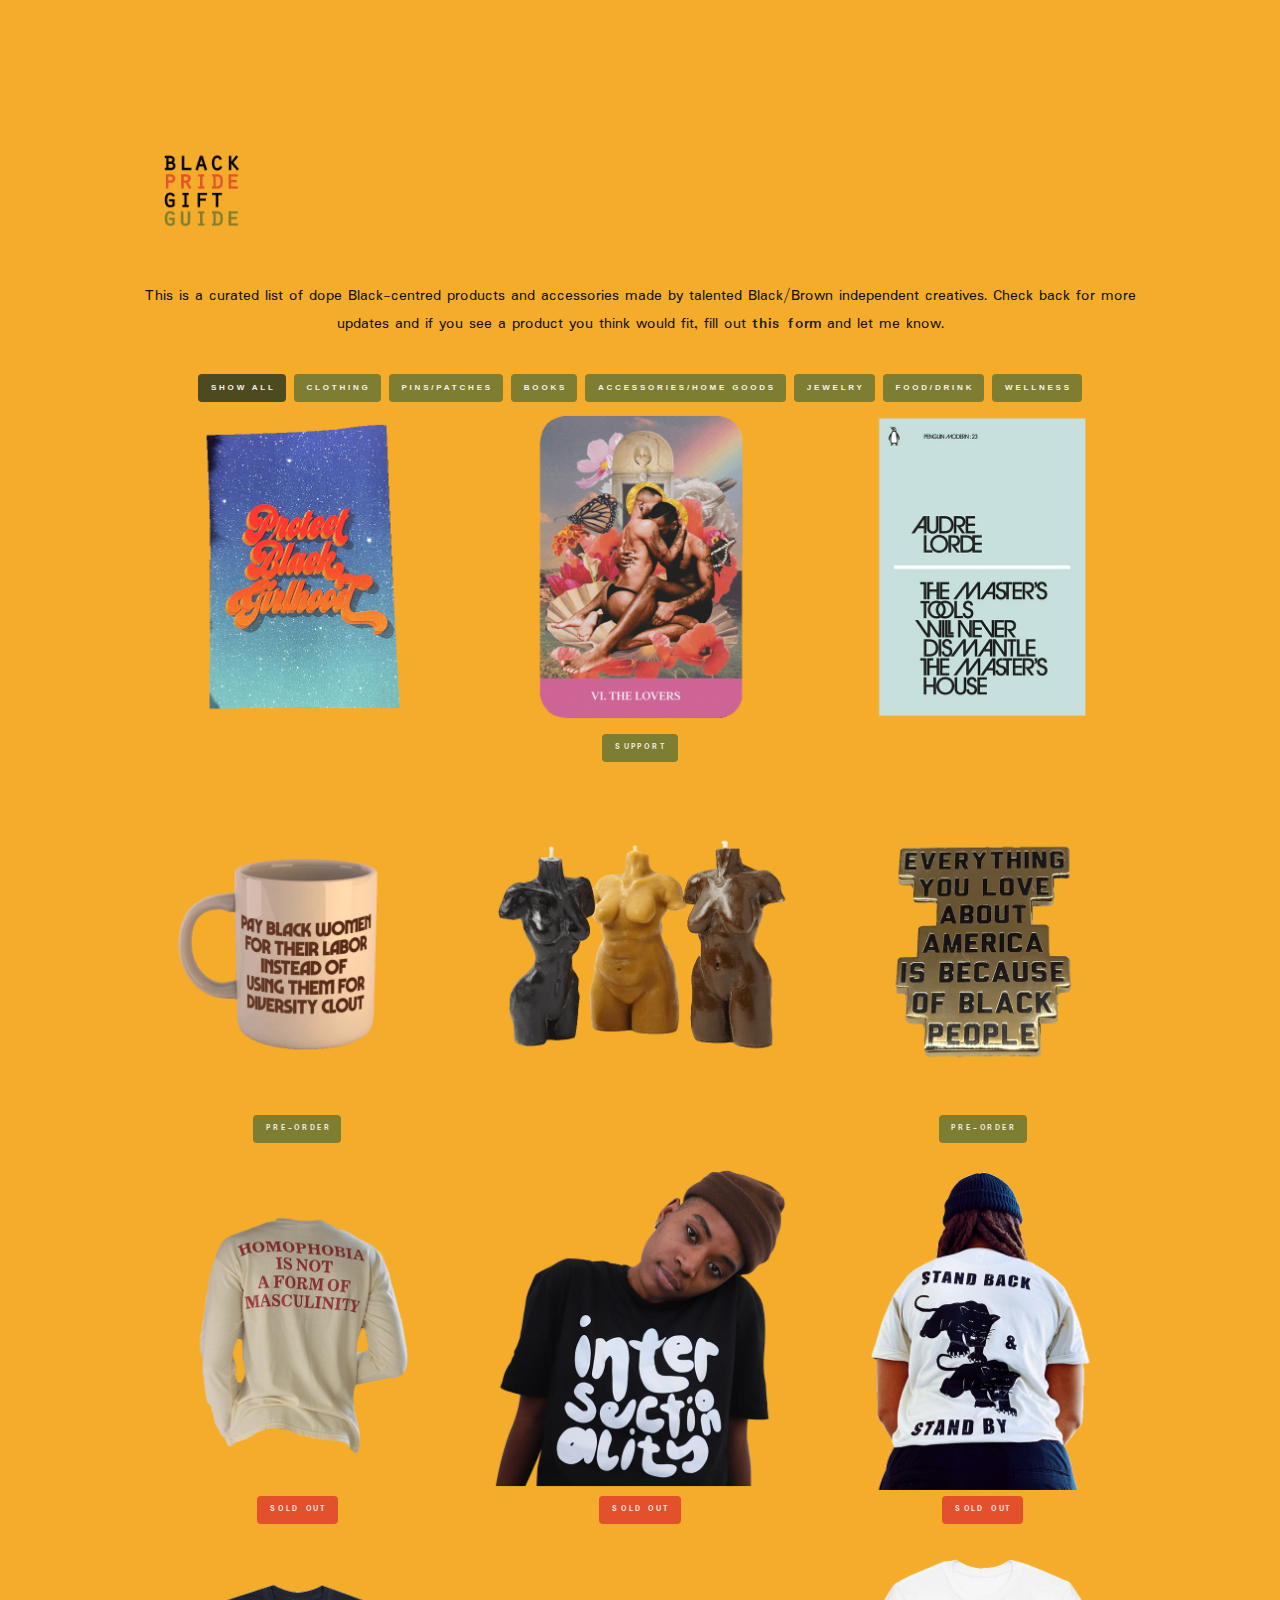
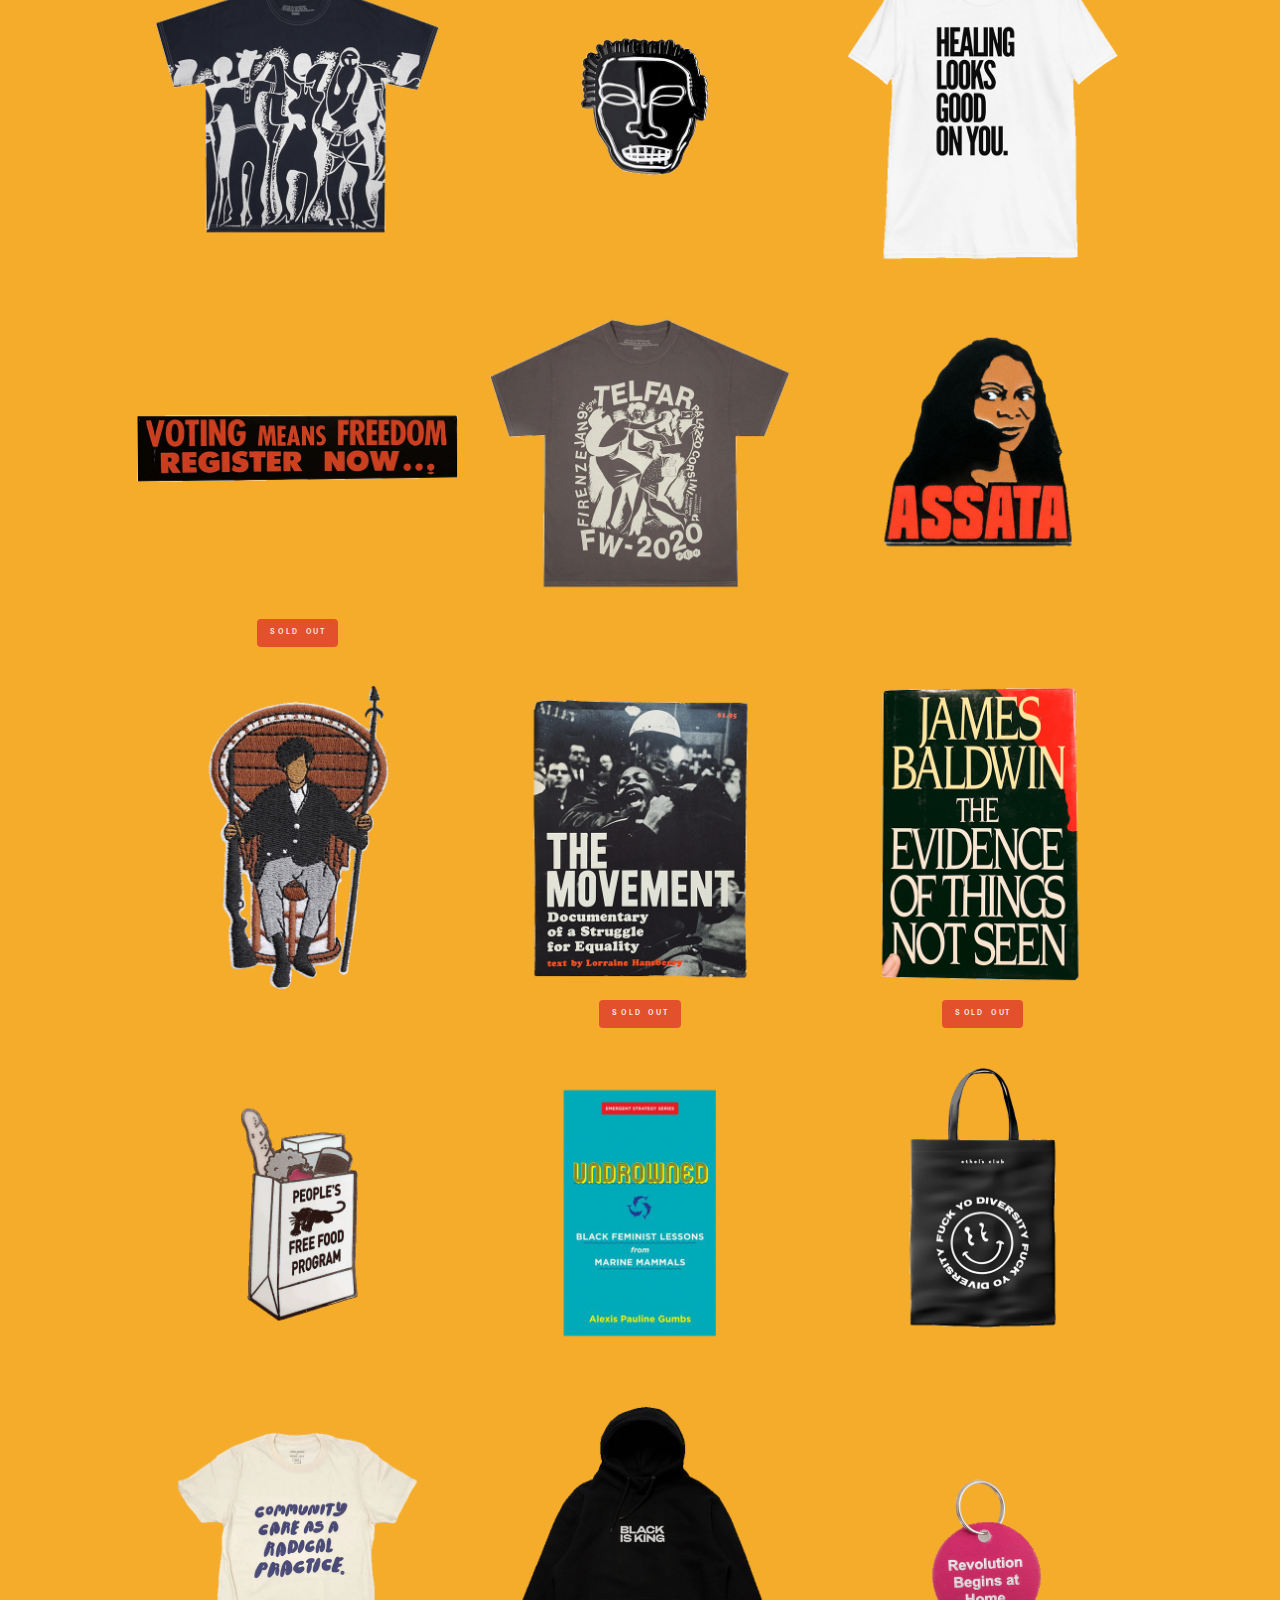
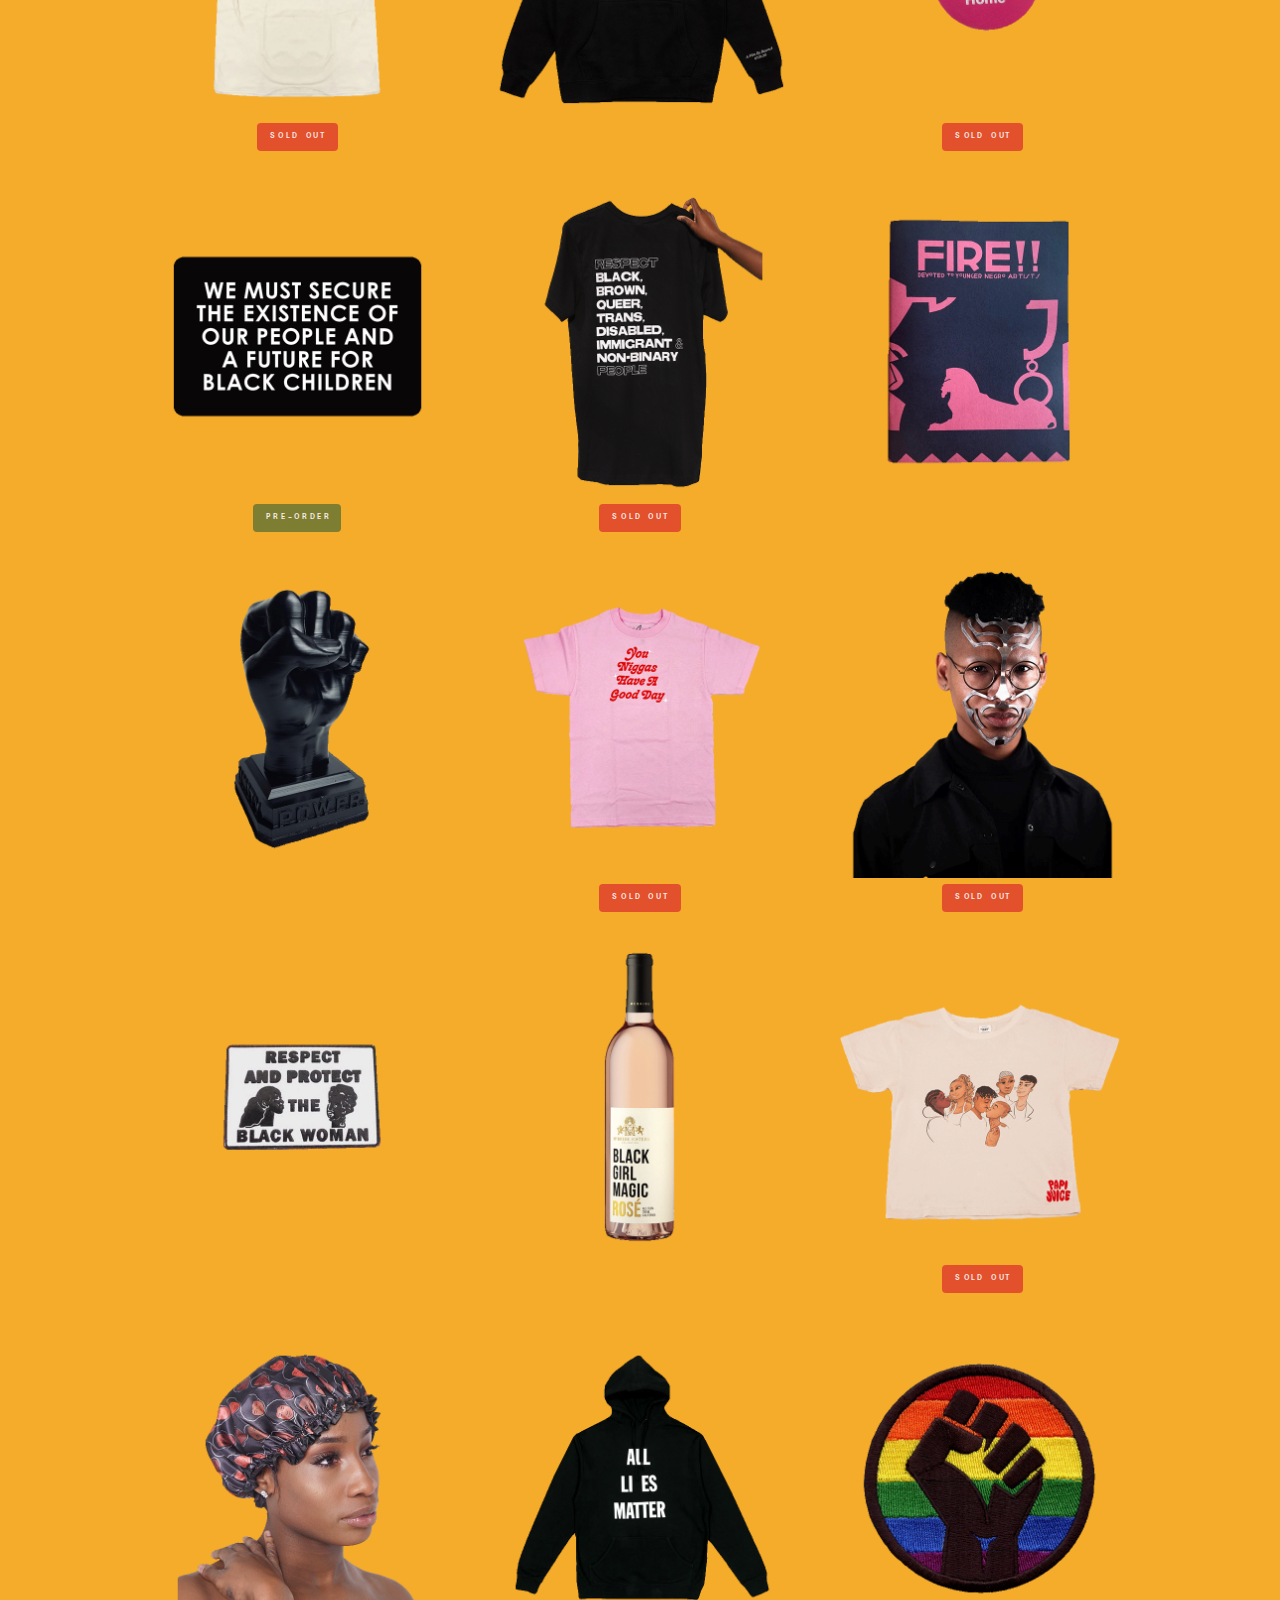
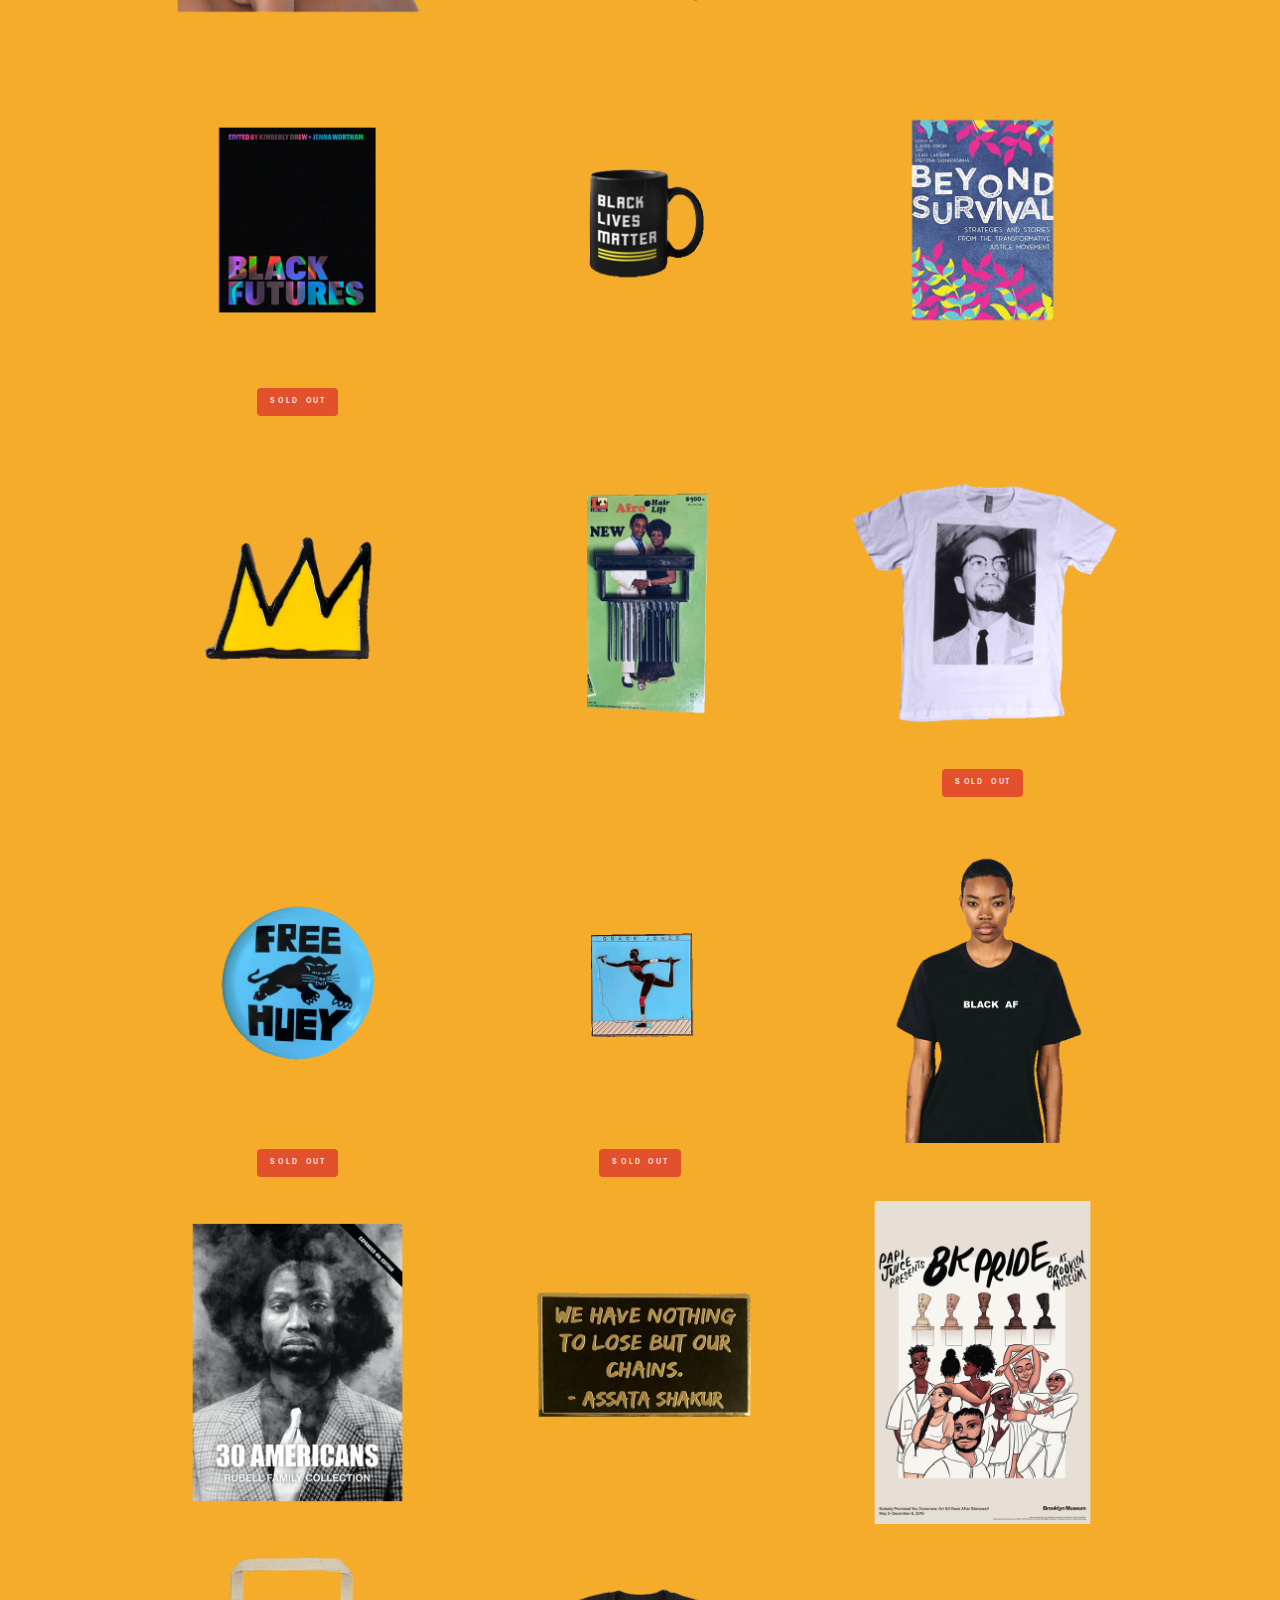
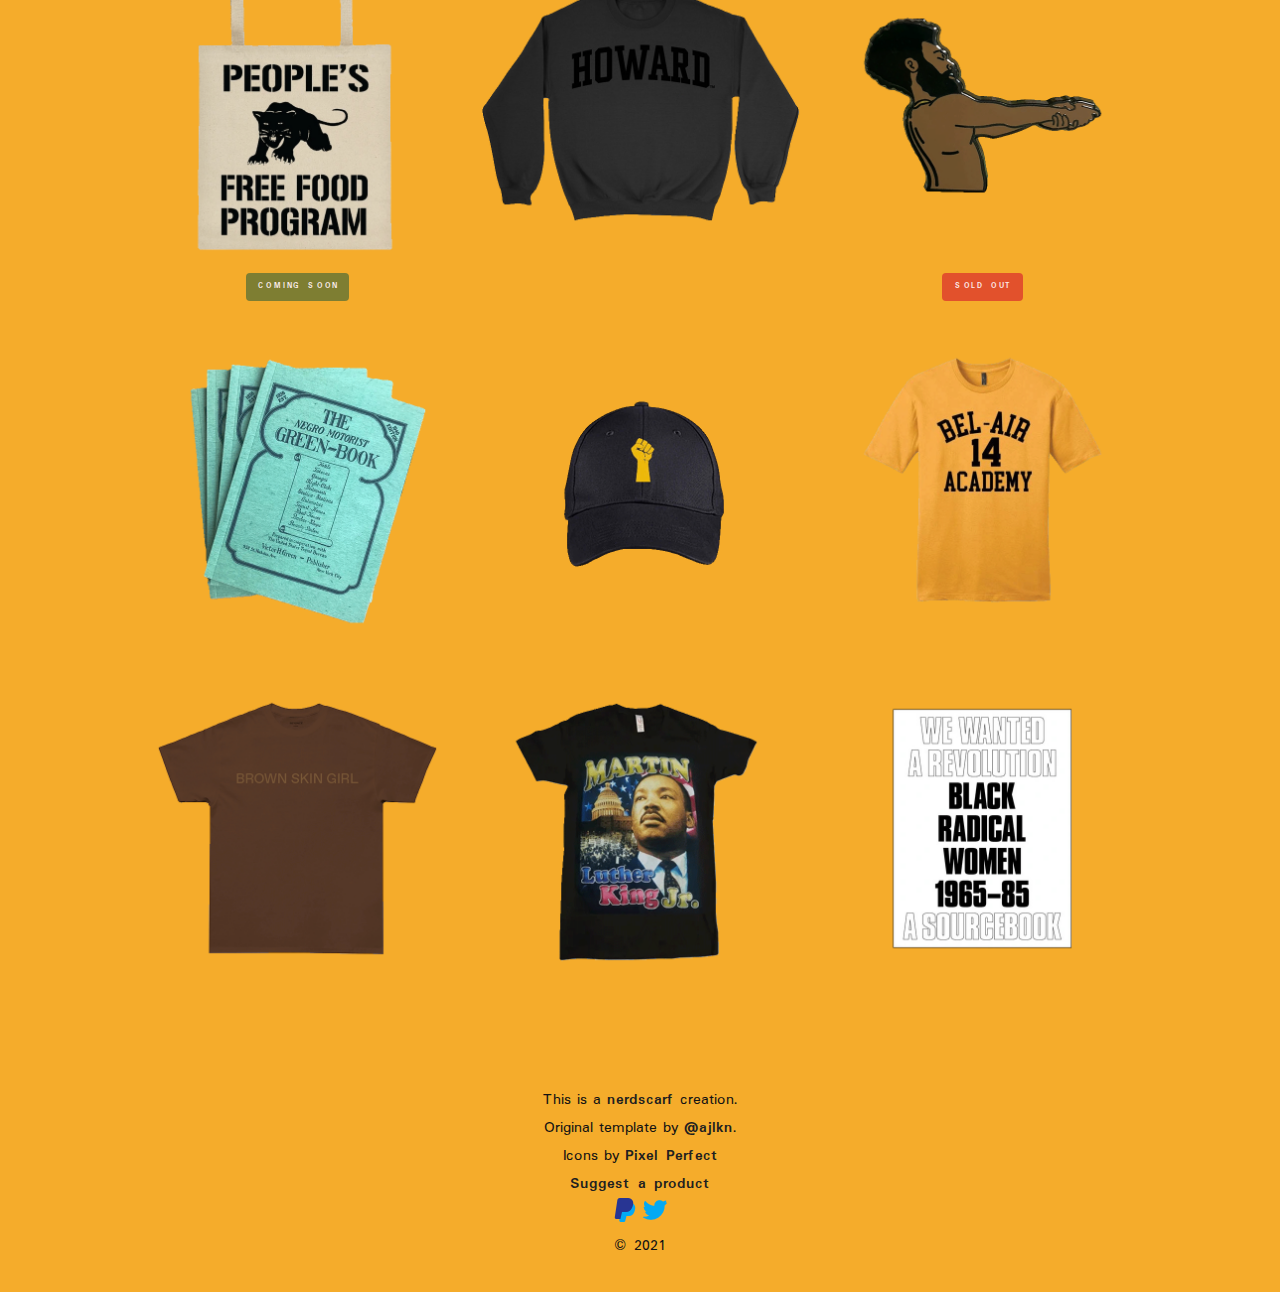
<file: index.html>
<!DOCTYPE HTML>
<html>
	<head>
		<title>Black Pride Gift Guide</title>
		<meta charset="utf-8" />
		<meta name="viewport" content="width=device-width, initial-scale=1, user-scalable=no" />
		<link rel="stylesheet" href="assets/css/main.css" />
		<noscript><link rel="stylesheet" href="assets/css/noscript.css" /></noscript>
		
	</head>
	<body class="is-preload">
		<!-- Wrapper -->
			<div id="wrapper">

				<!-- Header -->
					<header id="header">
						<div class="inner">

							<!-- Logo -->
								<a href="index.html" class="logo">
									<span class="symbol"><img src="images/Logo.png" alt="Black Pride Gift Guide Logo" /></span>
								</a>

						</div>
					</header>


				<!-- Main -->
					<div id="main">
						<div class="inner">
							<header>
								<p>This is a curated list of dope Black-centred products and accessories made by talented Black/Brown independent creatives. Check back for more updates and if you see a product you think would fit, fill out <a href="https://forms.gle/wW9VSuTfSqN5BeG76" target="_blank" rel="noopener noreferrer">this form</a> and let me know.
							</p>
							



							<div id="filtContainer">
								<button class="button primary small active" data-filter="all"> Show all</button>
							<!-- <button class="button primary small instock"> In Stock</button> -->
								<button class="button primary small" data-filter="clothing"> Clothing</button>
								<button class="button primary small" data-filter="pin-patch"> Pins/Patches</button>
								<button class="button primary small" data-filter="book"> Books</button>
								<button class="button primary small" data-filter="accessory"> Accessories/Home Goods</button>
								<button class="button primary small" data-filter="jewelry"> Jewelry</button>
								<button class="button primary small" data-filter="food"> Food/Drink</button>
								<button class="button primary small" data-filter="wellness"> Wellness</button>
							  </div>

							</header>


							<section class="tiles">
								<article class="product accessory">
									<span class="image">
										<img src="images/ProtectBlackGirlhood.png" alt="Protect Black Girlhood Poster" />
									</span>
									<a href="https://browniepointsforyou.com/collections/black-history-month/products/protect-black-girlhood-poster-print?variant=18627245342793" target="_blank" rel="noopener noreferrer">
										<div class="content">
										</div>
									</a>
								</article>
								<article class="product accessory">
									<span class="image">
										<img src="images/BlackQueerTarot.png" alt="The Black Queer Tarot " />
									</span>
									<a href="https://www.indiegogo.com/projects/the-black-queer-tarot#/" target="_blank" rel="noopener noreferrer">
										<div class="content">
											<div class="lable-btns">
											<a href="#" class="button primary small coming-soon">Support</a>
											</div>
										</div>
									</a>
								</article>
								<article class="product book">
									<span class="image">
										<img src="images/TheMastersTools.png" alt="The Master's Tools Will Never Dismantle the Master's House " />
									</span>
									<a href="https://blackandbeech.com/collections/feminist-merch/products/the-masters-tools-will-never-dismantle-the-masters-house-penguin-modern-audre-lourde" target="_blank" rel="noopener noreferrer">
										<div class="content">
										</div>
									</a>
								</article>
								<article class="product accessory">
									<span class="image">
										<img src="images/PayBlkWomenMug.png" alt="Pay Black Women for Their Labor Mug" />
									</span>
									<a href="https://browniepointsforyou.com/collections/black-history-month/products/pay-black-women-for-their-labor-mug" target="_blank" rel="noopener noreferrer">
										<div class="content">
											<div class="lable-btns">
											<a href="#" class="button primary small pre-order">Pre-Order</a>
											</div>
										</div>
									</a>
								</article>
								<article class="product accessory">
									<span class="image">
										<img src="images/Goddess.png" alt="Goddess Figure Candle" />
									</span>
									<a href="https://www.uncommongoods.com/product/goddess-figure-candle" target="_blank" rel="noopener noreferrer">
										<div class="content">
										</div>
									</a>
								</article>
								<article class="product pin-patch">
									<span class="image">
										<img src="images/EverythingIsBlk.png" alt="Everything You Love About America Pin" />
									</span>
									<a href="https://thesilverroom.com/products/everything-you-love-about-america-pin" target="_blank" rel="noopener noreferrer">
										<div class="content">
											<div class="lable-btns">
												<a href="#" class="button primary small pre-order">Pre-Order</a>
											</div>
										</div>
									</a>
								</article>
								<article class="product clothing">
									<span class="image">
										<img src="images/Homophobia.png" alt="Homophobia Free Zone T-Shirt" />
									</span>
									<a href="https://www.upperdownunder.com/shop/1utupkhc8czrqimg1mlnk66n97xked" target="_blank" rel="noopener noreferrer">
										<div class="content">
											<div class="lable-btns">
											<a href="#" class="button primary small sold-out">Sold Out</a>
											</div>
										</div>
									</a>
								</article>
								<article class="product clothing">
									<span class="image">
										<img src="images/Intersectionality.png" alt="" />
									</span>
									<a href="https://www.hillfoxclub.com/shop/p/wl2taa5r66ynn2xqrk03q234gc3cxy" target="_blank" rel="noopener noreferrer">
										<div class="content">
											<div class="lable-btns">
											<a href="#" class="button primary small sold-out">Sold Out</a>
										</div>
										</div>
									</a>
								</article>
								<article class="product clothing">
									<span class="image">
										<img src="images/StndBckStndBy.png" alt="" />
									</span>
									<a href="https://jaykatelansky.com/Stand-Back-and-Stand-By-T-Shirts" target="_blank" rel="noopener noreferrer">
										<div class="content">
											<div class="lable-btns">
											<a href="#" class="button primary small sold-out">Sold Out</a>
										</div>
										</div>
									</a>
								</article>
								<article class="product clothing">
									<span class="image">
										<img src="images/TelfarDance.png" alt="" />
									</span>
									<a href="https://shop.telfar.net/collections/apparel/products/dance-t-shirt-off-black" target="_blank" rel="noopener noreferrer">
										<div class="content">
											<div class="lable-btns">
										</div>
										</div>
									</a>
								</article>
								<article class="product pin-patch">
									<span class="image">
										<img src="images/PTB.png" alt="" />
									</span>
									<a href="https://www.pintrill.com/collections/jean-michel-basquiat/products/jean-michel-basquiat-head-pin" target="_blank" rel="noopener noreferrer">
										<div class="content">
											<div class="lable-btns">
										</div>
										</div>
									</a>
								</article>
								<article class="product clothing">
									<span class="image">
										<img src="images/HealingTee.png" alt="" />
									</span>
									<a href="https://freetobeblack.com/collections/apparel/products/healing-tee" target="_blank" rel="noopener noreferrer">
										<div class="content">
										</div>
									</a>
								</article>
								<article class="product accessory">
									<span class="image">
										<img src="images/BumperSticker.png" alt="" />
									</span>
									<a href="https://www.blkmktvintage.com/collections/frontpage/products/vintage-voter-registration-bumper-sticker-mississippi-1971" target="_blank" rel="noopener noreferrer">
										<div class="content">
											<div class="lable-btns">
												<a href="#" class="button primary small sold-out">Sold Out</a>
											</div>
										</div>
									</a>
								</article>
								<article class="product clothing">
									<span class="image">
										<img src="images/TelfarFW20.png" alt="" />
									</span>
									<a href="https://shop.telfar.net/collections/apparel/products/fw20-t-shirt" target="_blank" rel="noopener noreferrer">
										<div class="content">
										</div>
									</a>
								</article>
								<article class="product pin-patch">
									<span class="image">
										<img src="images/Assata.png" alt="" />
									</span>
									<a href="https://www.kingpinz.co/products/assata-lapel-pin" target="_blank" rel="noopener noreferrer">
										<div class="content">
										</div>
									</a>
								</article>								
								<article class="product pin-patch">
									<span class="image">
										<img src="images/HPNPin.png" alt="" />
									</span>
									<a href="https://www.radicaldreams.net/collections/patches/products/huey-p-newton-patch" target="_blank" rel="noopener noreferrer">
										<div class="content">
										</div>
									</a>
								</article>
								<article class="product book">
									<span class="image">
										<img src="images/TheMovementDoc.png" alt="" />
									</span>
									<a href="https://www.blkmktvintage.com/collections/frontpage/products/copy-of-vintage-rare-softcover-the-movement-documentary-of-a-struggle-for-equality-by-lorraine-hansberry-first-edition-1964" target="_blank" rel="noopener noreferrer">
										<div class="content">
											<div class="lable-btns">
												<a href="#" class="button primary small sold-out">Sold Out</a>
											</div>
										</div>
									</a>
								</article>
								<article class="product book">
									<span class="image">
										<img src="images/JamesBaldwin.png" alt="" />
									</span>
									<a href="https://www.blkmktvintage.com/collections/frontpage/products/vintage-signed-hardcover-the-evidence-of-things-not-seen-by-james-baldwin-1985" target="_blank" rel="noopener noreferrer">
										<div class="content">
											<div class="lable-btns">
												<a href="#" class="button primary small sold-out clothing">Sold Out</a>
											</div>
										</div>
									</a>
								</article>
								<article class="product pin-patch">
									<span class="image">
										<img src="images/PFFPPin.png" alt="" />
									</span>
									<a href="https://www.haveitalllifestyle.com/product/only-we-can-save-us" target="_blank" rel="noopener noreferrer">
										<div class="content">
										</div>
									</a>
								</article>
								<article class="product book">
									<span class="image">
										<img src="images/Undrowned.png" alt="" />
									</span>
									<a href="https://www.akpress.org/undrowned.html" target="_blank" rel="noopener noreferrer">
										<div class="content">
										</div>
									</a>
								</article>
								<article class="product accessory">
									<span class="image">
										<img src="images/FYDTote.png" alt="" />
									</span>
									<a href="https://shop.ethelsclub.com/collections/black-owned-brands/products/fuck-yo-diversity-tote" target="_blank" rel="noopener noreferrer">
										<div class="content">
										</div>
									</a>
								</article>
								<article class="product clothing">
									<span class="image">
										<img src="images/CCShirt.png" alt="" />
									</span>
									<a href="https://shop.ethelsclub.com/collections/tops/products/ethels-club-community-care-as-a-radical-practice-t-shirt" target="_blank" rel="noopener noreferrer">
										<div class="content">
											<div class="lable-btns">
												<a href="#" class="button primary small sold-out">Sold Out</a>
											</div>
										</div>
									</a>
								</article>
								<article class="product clothing">
									<span class="image">
										<img src="images/BIK.png" alt="" />
									</span>
									<a href="https://shop.beyonce.com/collections/home/products/bik-black-hoodie" target="_blank" rel="noopener noreferrer">
										<div class="content">
										</div>
									</a>
								</article>
								<article class="product accessory">
									<span class="image">
										<img src="images/RevAtHome.png" alt="" />
									</span>
									<a href="https://blackandbeech.com/collections/feminist-accessories/products/revolution-begins-at-home-keyring" target="_blank" rel="noopener noreferrer">
										<div class="content">
											<div class="lable-btns">
												<a href="#" class="button primary small sold-out">Sold Out</a>
											</div>
										</div>
									</a>
								</article>
								<article class="product pin-patch">
									<span class="image">
										<img src="images/OUR14WORDS.png" alt="" />
									</span>
									<a href="https://shop.nerdscarf.com" target="_blank" rel="noopener noreferrer">
										<div class="content">
											<div class="lable-btns">
												<a href="#" class="button primary small pre-order">Pre-Order</a>
											</div>
										</div>
									</a>
								</article>
								<article class="product clothing">
									<span class="image">
										<img src="images/Respect.png" alt="" />
									</span>
									<a href="https://www.hillfoxclub.com/shop/p/93b42hjkex3ynf06oqlqoq4v4iu7o2" target="_blank" rel="noopener noreferrer">
										<div class="content">
											<div class="lable-btns">
												<a href="#" class="button primary small sold-out">Sold Out</a>
											</div>
										</div>
									</a>
								</article>
								<article class="product book">
									<span class="image">
										<img src="images/Fire.png" alt="" />
									</span>
									<a href="https://schomburgshop.com/collections/frontpage/products/fire-devoted-to-the-younger-negro-artists" target="_blank" rel="noopener noreferrer">
										<div class="content">
										</div>
									</a>
								</article>
								<article class="product accessory">
									<span class="image">
										<img src="images/PowerFist.png" alt="" />
									</span>
									<a href="https://www.etsy.com/listing/864000120/black-pride-black-power-fist-miniature?ga_order=most_relevant&ga_search_type=all&ga_view_type=gallery&ga_search_query=black+pride&ref=sr_gallery-1-2&frs=1&cns=1" target="_blank" rel="noopener noreferrer">
										<div class="content">
										</div>
									</a>
								</article>
								<article class="product clothing">
									<span class="image">
										<img src="images/YNHAGD.png" alt="" />
									</span>
									<a href="https://shop.ethelsclub.com/collections/tops/products/you-niggas-have-a-good-day-t-shirt" target="_blank" rel="noopener noreferrer">
										<div class="content">
											<div class="lable-btns">
											<a href="#" class="button primary small sold-out">Sold Out</a>
											</div>
										</div>
									</a>
								</article>
								<article class="product jewelry">
									<span class="image">
										<img src="images/Blkmarzian.png" alt="" />
									</span>
									<a href="https://www.blackmarzian.com/collections/headcrests/products/lightquaker-headcrest-mini?variant=32008083570781" target="_blank" rel="noopener noreferrer">
										<div class="content">
											<div class="lable-btns">
												<a href="#" class="button primary small sold-out">Sold Out</a>
											</div>
										</div>
									</a>
								</article>
								<article class="product pin-patch">
									<span class="image">
										<img src="images/RBW.png" alt="" />
									</span>
									<a href="https://helladopepins.com/products/respect-and-protect-black-woman-pin" target="_blank" rel="noopener noreferrer">
										<div class="content">
										</div>
									</a>
								</article>
								<article class="product food">
									<span class="image">
										<img src="images/BGM-RoseEdited.png" alt="" />
									</span>
									<a href="https://www.mcbridesisters.com/product/McBride-Sisters-Collection-Black-Girl-Magic-2019-California-Rose?productListName=McBride%20Sisters%20Collection%20Black%20Girl%20Magic&position=7" target="_blank" rel="noopener noreferrer">
										<div class="content">
										</div>
									</a>
								</article>
								<article class="product clothing">
									<span class="image">
										<img src="images/PJ.png" alt="" />
									</span>
									<a href="https://www.papijuice.com/store/la-familia-embroidered-tee" target="_blank" rel="noopener noreferrer">
										<div class="content">
											<div class="lable-btns">
												<a href="#" class="button primary small sold-out clothing">Sold Out</a>
											</div>
										</div>
									</a>
								</article>
								<article class="product wellness">
									<span class="image">
										<img src="images/TheRead.png" alt="" />
									</span>
									<a href="https://theread.bigcartel.com/product/the-read-bonnet" target="_blank" rel="noopener noreferrer">
										<div class="content">
										</div>
									</a>
								</article>
								<article class="product clothing">
									<span class="image">
										<img src="images/AllLies.png" alt="" />
									</span>
									<a href="https://shop.brooklynmuseum.org/collections/new-items/products/hank-willis-thomas-all-lies-matter-hoodie" target="_blank" rel="noopener noreferrer">
										<div class="content">
										</div>
									</a>
								</article>
								<article class="product accessory">
									<span class="image">
										<img src="images/RainbowBlkPride.png" alt="" />
									</span>
									<a href="https://www.etsy.com/listing/848003759/rainbow-black-lives-matter-fist-patch?ga_order=most_relevant&ga_search_type=all&ga_view_type=gallery&ga_search_query=black+pride&ref=sr_gallery-1-30" target="_blank" rel="noopener noreferrer">
										<div class="content">
										</div>
									</a>
								</article>
								<article class="product book">
									<span class="image">
										<img src="images/BlkFuture.png" alt="" />
									</span>
									<a href="https://schomburgshop.com/collections/frontpage/products/black-futures" target="_blank" rel="noopener noreferrer">
										<div class="content">
											<div class="lable-btns">
												<a href="#" class="button primary small sold-out">Sold Out</a>
											</div>
										</div>
									</a>
								</article>
								<article class="product accessory">
									<span class="image">
										<img src="images/BLMMug.png" alt="" />
									</span>
									<a href="https://store.blacklivesmatter.com/product/5QAMBL001/logo-coffee-mug?cp=101422_103740_103428" target="_blank" rel="noopener noreferrer">
										<div class="content">
										</div>
									</a>
								</article>
								<article class="product book">
									<span class="image">
										<img src="images/BeyondSurvival.png" alt="" />
									</span>
									<a href="https://www.akpress.org/beyond-survival.html" target="_blank" rel="noopener noreferrer">
										<div class="content">
										</div>
									</a>
								</article>
								<article class="product pin-patch">
									<span class="image">
										<img src="images/Crown.png" alt="" />
									</span>
									<a href="https://www.pintrill.com/collections/jean-michel-basquiat/products/jean-michel-basquiat-crown-pin-1" target="_blank" rel="noopener noreferrer">
										<div class="content">
										</div>
									</a>
								</article>
								<article class="product wellness">
									<span class="image">
										<img src="images/HairLift.png" alt="" />
									</span>
									<a href="https://www.blkmktvintage.com/collections/frontpage/products/vintage-1970s-afro-pick-lift-in-original-packaging" target="_blank" rel="noopener noreferrer">
										<div class="content">
										</div>
									</a>
								</article>
								<article class="product clothing">
									<span class="image">
										<img src="images/MalcolmX.png" alt="" />
									</span>
									<a href="https://www.blvcksupply.com/product/malcolm-x-photo-t-shirt" target="_blank" rel="noopener noreferrer">
										<div class="content">
											<div class="lable-btns">
												<a href="#" class="button primary small sold-out">Sold Out</a>
											</div>
										</div>
									</a>
								</article>
								<article class="product pin-patch">
									<span class="image">
										<img src="images/FreeHuey.png" alt="" />
									</span>
									<a href="https://www.blkmktvintage.com/products/vintage-free-huey-black-panther-party-celluloid-pin-1970-s?pr_prod_strat=collection_fallback&pr_rec_pid=6206710612161&pr_ref_pid=6137084149953&pr_seq=uniform" target="_blank" rel="noopener noreferrer">
										<div class="content">
											<div class="lable-btns">
												<a href="#" class="button primary small sold-out">Sold Out</a>
											</div>
										</div>
									</a>
								</article>
								<article class="product pin-patch">
									<span class="image">
										<img src="images/GJ.png" alt="" />
									</span>
									<a href="https://www.shopvolta.com/enamel-pins-1/grace-jones-pin" target="_blank" rel="noopener noreferrer">
										<div class="content">
											<div class="lable-btns">
												<a href="#" class="button primary small sold-out">Sold Out</a>
											</div>
										</div>
									</a>
								</article>
								<article class="product clothing">
									<span class="image">
										<img src="images/BlackAF.png" alt="" />
									</span>
									<a href="https://www.stuzoclothing.com/products/black-af" target="_blank" rel="noopener noreferrer">
										<div class="content">
										</div>
									</a>
								</article>
								<article class="product book">
									<span class="image">
										<img src="images/30A.png" alt="" />
									</span>
									<a href="https://www.barnesfoundation.org/whats-on/30-americans" target="_blank" rel="noopener noreferrer">
										<div class="content">
										</div>
									</a>
								</article>								
								<article class="product pin-patch">
									<span class="image">
										<img src="images/Chains.png" alt="" />
									</span>
									<a href="https://www.radicaldreams.net/products/a-shakur-lapel-pin-with-breakable-chains" target="_blank" rel="noopener noreferrer">
										<div class="content">
										</div>
									</a>
								</article>
								<article class="product accessory">
									<span class="image">
										<img src="images/PJBKM.png" alt="" />
									</span>
									<a href="https://shop.brooklynmuseum.org/collections/social-justice/products/npyt-poster" target="_blank" rel="noopener noreferrer">
										<div class="content">
										</div>
									</a>
								</article>
								<article class="product accessory">
									<span class="image">
										<img src="images/PFFPTote.png" alt="" />
									</span>
									<a href="https://shop.brooklynmuseum.org/collections/social-justice/products/legacy-tote-bag?variant=5490244976674" target="_blank" rel="noopener noreferrer">
										<div class="content">
											<div class="lable-btns">
												<a href="#" class="button primary small coming-soon">Coming Soon</a>
											</div>
										</div>
									</a>
								</article>
								<article class="product clothing">
									<span class="image">
										<img src="images/HU.png" alt="" />
									</span>
									<a href="https://www.etsy.com/listing/884972343/black-power-howard-sweatshirt-and-hoodie?ga_order=most_relevant&ga_search_type=all&ga_view_type=gallery&ga_search_query=black+power&ref=sr_gallery-1-5&organic_search_click=1" target="_blank" rel="noopener noreferrer">
										<div class="content">
										</div>
									</a>
								</article>
								<article class="product pin-patch">
									<span class="image">
										<img src="images/ThisIsAmerica.png" alt="" />
									</span>
									<a href="https://thenamel.com/collections/pins/products/this-is-america-pin-preorder" target="_blank" rel="noopener noreferrer">
										<div class="content">
											<div class="lable-btns">
												<a href="#" class="button primary small sold-out">Sold Out</a>
											</div>
										</div>
									</a>
								</article>
								<article class="product book">
									<span class="image">
										<img src="images/GreenBook.png" alt="" />
									</span>
									<a href="https://schomburgshop.com/collections/frontpage/products/the-1940-negro-motorist-green-book" target="_blank" rel="noopener noreferrer">
										<div class="content">
										</div>
									</a>
								</article>
								<article class="product clothing">
									<span class="image">
										<img src="images/BlkFistHat.png" alt="" />
									</span>
									<a href="https://www.stuzoclothing.com/products/black-fist-dad-hat" target="_blank" rel="noopener noreferrer">
										<div class="content">
										</div>
									</a>
								</article>
								<article class="product clothing">
									<span class="image">
										<img src="images/BelAir.png" alt="" />
									</span>
									<a href="https://www.melaninapparel.com/collections/t-shirts/products/bel-air" target="_blank" rel="noopener noreferrer">
										<div class="content">
										</div>
									</a>
								</article>
								<article class="product clothing">
									<span class="image">
										<img src="images/BrownSkinGirl.png" alt="" />
									</span>
									<a href="https://shop.beyonce.com/collections/all/products/brown-skin-girl-medium-tee" target="_blank" rel="noopener noreferrer">
										<div class="content">
										</div>
									</a>
								</article>
								<article class="product clothing">
									<span class="image">
										<img src="images/MLKTshirt.png" alt="" />
									</span>
									<a href="https://www.blvcksupply.com/product/martin-luther-king-jr-t-shirt" target="_blank" rel="noopener noreferrer">
										<div class="content">
										</div>
									</a>
								</article>
								<article class="product book">
									<span class="image">
										<img src="images/BlkRadWomen.png" alt="" />
									</span>
									<a href="https://shop.brooklynmuseum.org/collections/social-justice/products/we-wanted-a-revolution-black-radical-women-1965-1985-sourcebook" target="_blank" rel="noopener noreferrer">
										<div class="content">
										</div>
									</a>
								</article>
<!--
								<article class="product [PRODUCT GROUP]">
									<span class="image">
										<img src="images/[NAME]" alt="[ITEM NAME]" />
									</span>
									<a href="[URL]" target="_blank" rel="noopener noreferrer">
										<div class="content">
											<div class="lable-btns">
											<a href="#" class="button primary small sold-out">Sold Out</a>
											</div>
										</div>
									</a>
								</article>-->


							</section>
						</div>
					</div>

				<!-- Footer 
					<footer id="footer">-->
						<div class="inner">
							<section>
								<p>This is a <a href="https://www.nerdscarf.com" target="_blank" rel="noopener noreferrer">nerdscarf</a> creation. 
								</br>Original template by <a href="https://html5up.net/phantom" target="_blank" rel="noopener noreferrer">@ajlkn</a>.
								</br>Icons by <a href="https://www.flaticon.com/authors/pixel-perfect">Pixel Perfect</a> 
								</br><a href="https://forms.gle/wW9VSuTfSqN5BeG76" target="_blank" rel="noopener noreferrer">Suggest a product</a>
								</br><a href="https://www.paypal.me/nerdscarf" target="_blank" rel="noopener noreferrer"><img src="images/paypal.png" alt="PayPal Logo"></a>
								<a href="http://www.twitter.com/nerdscarf" target="_blank" 	rel="noopener noreferrer"><img src="images/twitter.png" alt="Twitter Logo"></a></br>&copy  2021
								</p>
								
							</section>
						</div>
					</footer>

			</div>

		<!-- Scripts -->
			<script src="assets/js/jquery.min.js"></script>
			<script src="assets/js/browser.min.js"></script>
			<script src="assets/js/breakpoints.min.js"></script>
			<script src="assets/js/util.js"></script>
			<script src="assets/js/main.js"></script>
			<script src="assets/js/filt.js"></script>
			
			<script src="https://code.jquery.com/jquery-3.5.1.js" integrity="sha256-QWo7LDvxbWT2tbbQ97B53yJnYU3WhH/C8ycbRAkjPDc=" crossorigin="anonymous"></script>
	</body>
</html>
</file>
<file: assets/css/noscript.css>
/* Tiles */

	body.is-preload .tiles article {
		-moz-transform: none;
		-webkit-transform: none;
		-ms-transform: none;
		transform: none;
		opacity: 1;
	}
</file>
<file: assets/css/main.css>
@import url(fontawesome-all.min.css);
@import url('https://fonts.googleapis.com/css2?family=Padauk:wght@400;700');


html, body, div, span, applet, object,
iframe, h1, h2, h3, h4, h5, h6, p, blockquote,
pre, a, abbr, acronym, address, big, cite,
code, del, dfn, em, img, ins, kbd, q, s, samp,
small, strike, strong, sub, sup, tt, var, b,
u, i, center, dl, dt, dd, ol, ul, li, fieldset,
form, label, legend, table, caption, tbody,
tfoot, thead, tr, th, td, article, aside,
canvas, details, embed, figure, figcaption,
footer, header, hgroup, menu, nav, output, ruby,
section, summary, time, mark, audio, video {
	margin: 0;
	padding: 0;
	border: 0;
	font-size: 100%;
	font: inherit;
	vertical-align: baseline;}

article, aside, details, figcaption, figure,
footer, header, hgroup, menu, nav, section {
	display: block;}

body {
	line-height: 1;
}

ol, ul {
	list-style: none;
}

blockquote, q {
	quotes: none;
}

	blockquote:before, blockquote:after, q:before, q:after {
		content: '';
		content: none;
	}

table {
	border-collapse: collapse;
	border-spacing: 0;
}

body {
	-webkit-text-size-adjust: none;
}

mark {
	background-color: transparent;
	color: inherit;
}

input::-moz-focus-inner {
	border: 0;
	padding: 0;
}

input, select, textarea {
	-moz-appearance: none;
	-webkit-appearance: none;
	-ms-appearance: none;
	appearance: none;
}

/* Basic */

	@-ms-viewport {
		width: device-width;
	}

	body {
		-ms-overflow-style: scrollbar;
	}

	@media screen and (max-width: 480px) {

		html, body {
			min-width: 320px;
		}

	}

	html {
		box-sizing: border-box;
	}

	*, *:before, *:after {
		box-sizing: inherit;
	}

	body {
		background: #f5ac2b;
	}

		body.is-preload *, body.is-preload *:before, body.is-preload *:after {
			-moz-animation: none !important;
			-webkit-animation: none !important;
			-ms-animation: none !important;
			animation: none !important;
			-moz-transition: none !important;
			-webkit-transition: none !important;
			-ms-transition: none !important;
			transition: none !important;
		}

/* Type */

	body, input, select, textarea {
		color: #131313;
		font-family: 'Padauk', sans-serif;
		font-size: 13pt;
		line-height: 1.75;
	}

		@media screen and (max-width: 1680px) {

			body, input, select, textarea {
				font-size: 14pt;
			}

		}

		@media screen and (max-width: 1280px) {

			body, input, select, textarea {
				font-size: 12pt;
			}

		}

	a {
		-moz-transition: border-bottom-color 0.2s ease, color 0.2s ease;
		-webkit-transition: border-bottom-color 0.2s ease, color 0.2s ease;
		-ms-transition: border-bottom-color 0.2s ease, color 0.2s ease;
		transition: border-bottom-color 0.2s ease, color 0.2s ease;
		text-decoration: none;
		color: #202020;
		font-weight:600;
	}

		a:hover {
			border-bottom-color: transparent;
			color: #e2512c !important;
		}

	strong, b {
		font-weight: 900;
	}

	em, i {
		font-style: italic;
	}

	p {
		margin: 0 0 2em 0;
		text-align: center;
	}

	h1 {
		font-size: 2.75em;
		font-weight: 700;
		line-height: 1.3;
		margin: 0 0 1em 0;
		letter-spacing: -0.035em;
		text-align: center;
	}

		h1 a {
			color: inherit;
		}

		@media screen and (max-width: 736px) {

			h1 {
				font-size: 2em;
				margin: 0 0 1em 0;
			}

		}

		@media screen and (max-width: 360px) {

			h1 {
				font-size: 1.75em;
			}

		}

	h2, h3, h4, h5, h6 {
		font-weight: 900;
		line-height: 1.5;
		margin: 0 0 2em 0;
		text-transform: uppercase;
		letter-spacing: 0.35em;
		text-align: center;
	}

		h2 a, h3 a, h4 a, h5 a, h6 a {
			color: inherit;
		}

	h2 {
		font-size: 1.1em;
	}

	h3 {
		font-size: 1em;
	}

	h4 {
		font-size: 0.8em;
	}

	h5 {
		font-size: 0.8em;
	}

	h6 {
		font-size: 0.8em;
	}

	@media screen and (max-width: 980px) {

		h1 br, h2 br, h3 br, h4 br, h5 br, h6 br {
			display: none;
		}

	}

	@media screen and (max-width: 736px) {

		h2 {
			font-size: 1em;
		}

		h3 {
			font-size: 0.8em;
		}

	}

	sub {
		font-size: 0.8em;
		position: relative;
		top: 0.5em;
	}

	sup {
		font-size: 0.8em;
		position: relative;
		top: -0.5em;
	}

	blockquote {
		border-left: solid 4px #c9c9c9;
		font-style: italic;
		margin: 0 0 2em 0;
		padding: 0.5em 0 0.5em 2em;
	}

	code {
		background: rgba(144, 144, 144, 0.075);
		border-radius: 4px;
		border: solid 1px #c9c9c9;
		font-family: "Courier New", monospace;
		font-size: 0.9em;
		margin: 0 0.25em;
		padding: 0.25em 0.65em;
	}

	pre {
		-webkit-overflow-scrolling: touch;
		font-family: "Courier New", monospace;
		font-size: 0.9em;
		margin: 0 0 2em 0;
	}

		pre code {
			display: block;
			line-height: 1.75;
			padding: 1em 1.5em;
			overflow-x: auto;
		}

	hr {
		border: 0;
		border-bottom: solid 1px #c9c9c9;
		margin: 2em 0;
	}

		hr.major {
			margin: 3em 0;
		}

	.align-left {
		text-align: left;
	}

	.align-center {
		text-align: center;
	}

	.align-right {
		text-align: right;
	}

/* Row */

	.row {
		display: flex;
		flex-wrap: wrap;
		box-sizing: border-box;
		align-items: stretch;
	}

		.row > * {
			box-sizing: border-box;
		}

		.row.gtr-uniform > * > :last-child {
			margin-bottom: 0;
		}

		.row.aln-left {
			justify-content: flex-start;
		}

		.row.aln-center {
			justify-content: center;
		}

		.row.aln-right {
			justify-content: flex-end;
		}

		.row.aln-top {
			align-items: flex-start;
		}

		.row.aln-middle {
			align-items: center;
		}

		.row.aln-bottom {
			align-items: flex-end;
		}

		.row > .imp {
			order: -1;
		}

		.row > .col-1 {
			width: 8.33333%;
		}

		.row > .off-1 {
			margin-left: 8.33333%;
		}

		.row > .col-2 {
			width: 16.66667%;
		}

		.row > .off-2 {
			margin-left: 16.66667%;
		}

		.row > .col-3 {
			width: 25%;
		}

		.row > .off-3 {
			margin-left: 25%;
		}

		.row > .col-4 {
			width: 33.33333%;
		}

		.row > .off-4 {
			margin-left: 33.33333%;
		}

		.row > .col-5 {
			width: 41.66667%;
		}

		.row > .off-5 {
			margin-left: 41.66667%;
		}

		.row > .col-6 {
			width: 50%;
		}

		.row > .off-6 {
			margin-left: 50%;
		}

		.row > .col-7 {
			width: 58.33333%;
		}

		.row > .off-7 {
			margin-left: 58.33333%;
		}

		.row > .col-8 {
			width: 66.66667%;
		}

		.row > .off-8 {
			margin-left: 66.66667%;
		}

		.row > .col-9 {
			width: 75%;
		}

		.row > .off-9 {
			margin-left: 75%;
		}

		.row > .col-10 {
			width: 83.33333%;
		}

		.row > .off-10 {
			margin-left: 83.33333%;
		}

		.row > .col-11 {
			width: 91.66667%;
		}

		.row > .off-11 {
			margin-left: 91.66667%;
		}

		.row > .col-12 {
			width: 100%;
		}

		.row > .off-12 {
			margin-left: 100%;
		}

		.row.gtr-0 {
			margin-top: 0;
			margin-left: 0em;
		}

			.row.gtr-0 > * {
				padding: 0 0 0 0em;
			}

			.row.gtr-0.gtr-uniform {
				margin-top: 0em;
			}

				.row.gtr-0.gtr-uniform > * {
					padding-top: 0em;
				}

		.row.gtr-25 {
			margin-top: 0;
			margin-left: -0.5em;
		}

			.row.gtr-25 > * {
				padding: 0 0 0 0.5em;
			}

			.row.gtr-25.gtr-uniform {
				margin-top: -0.5em;
			}

				.row.gtr-25.gtr-uniform > * {
					padding-top: 0.5em;
				}

		.row.gtr-50 {
			margin-top: 0;
			margin-left: -1em;
		}

			.row.gtr-50 > * {
				padding: 0 0 0 1em;
			}

			.row.gtr-50.gtr-uniform {
				margin-top: -1em;
			}

				.row.gtr-50.gtr-uniform > * {
					padding-top: 1em;
				}

		.row {
			margin-top: 0;
			margin-left: -2em;
		}

			.row > * {
				padding: 0 0 0 2em;
			}

			.row.gtr-uniform {
				margin-top: -2em;
			}

				.row.gtr-uniform > * {
					padding-top: 2em;
				}

		.row.gtr-150 {
			margin-top: 0;
			margin-left: -3em;
		}

			.row.gtr-150 > * {
				padding: 0 0 0 3em;
			}

			.row.gtr-150.gtr-uniform {
				margin-top: -3em;
			}

				.row.gtr-150.gtr-uniform > * {
					padding-top: 3em;
				}

		.row.gtr-200 {
			margin-top: 0;
			margin-left: -4em;
		}

			.row.gtr-200 > * {
				padding: 0 0 0 4em;
			}

			.row.gtr-200.gtr-uniform {
				margin-top: -4em;
			}

				.row.gtr-200.gtr-uniform > * {
					padding-top: 4em;
				}

		@media screen and (max-width: 1680px) {

			.row {
				display: flex;
				flex-wrap: wrap;
				box-sizing: border-box;
				align-items: stretch;
			}

				.row > * {
					box-sizing: border-box;
				}

				.row.gtr-uniform > * > :last-child {
					margin-bottom: 0;
				}

				.row.aln-left {
					justify-content: flex-start;
				}

				.row.aln-center {
					justify-content: center;
				}

				.row.aln-right {
					justify-content: flex-end;
				}

				.row.aln-top {
					align-items: flex-start;
				}

				.row.aln-middle {
					align-items: center;
				}

				.row.aln-bottom {
					align-items: flex-end;
				}

				.row > .imp-xlarge {
					order: -1;
				}

				.row > .col-1-xlarge {
					width: 8.33333%;
				}

				.row > .off-1-xlarge {
					margin-left: 8.33333%;
				}

				.row > .col-2-xlarge {
					width: 16.66667%;
				}

				.row > .off-2-xlarge {
					margin-left: 16.66667%;
				}

				.row > .col-3-xlarge {
					width: 25%;
				}

				.row > .off-3-xlarge {
					margin-left: 25%;
				}

				.row > .col-4-xlarge {
					width: 33.33333%;
				}

				.row > .off-4-xlarge {
					margin-left: 33.33333%;
				}

				.row > .col-5-xlarge {
					width: 41.66667%;
				}

				.row > .off-5-xlarge {
					margin-left: 41.66667%;
				}

				.row > .col-6-xlarge {
					width: 50%;
				}

				.row > .off-6-xlarge {
					margin-left: 50%;
				}

				.row > .col-7-xlarge {
					width: 58.33333%;
				}

				.row > .off-7-xlarge {
					margin-left: 58.33333%;
				}

				.row > .col-8-xlarge {
					width: 66.66667%;
				}

				.row > .off-8-xlarge {
					margin-left: 66.66667%;
				}

				.row > .col-9-xlarge {
					width: 75%;
				}

				.row > .off-9-xlarge {
					margin-left: 75%;
				}

				.row > .col-10-xlarge {
					width: 83.33333%;
				}

				.row > .off-10-xlarge {
					margin-left: 83.33333%;
				}

				.row > .col-11-xlarge {
					width: 91.66667%;
				}

				.row > .off-11-xlarge {
					margin-left: 91.66667%;
				}

				.row > .col-12-xlarge {
					width: 100%;
				}

				.row > .off-12-xlarge {
					margin-left: 100%;
				}

				.row.gtr-0 {
					margin-top: 0;
					margin-left: 0em;
				}

					.row.gtr-0 > * {
						padding: 0 0 0 0em;
					}

					.row.gtr-0.gtr-uniform {
						margin-top: 0em;
					}

						.row.gtr-0.gtr-uniform > * {
							padding-top: 0em;
						}

				.row.gtr-25 {
					margin-top: 0;
					margin-left: -0.5em;
				}

					.row.gtr-25 > * {
						padding: 0 0 0 0.5em;
					}

					.row.gtr-25.gtr-uniform {
						margin-top: -0.5em;
					}

						.row.gtr-25.gtr-uniform > * {
							padding-top: 0.5em;
						}

				.row.gtr-50 {
					margin-top: 0;
					margin-left: -1em;
				}

					.row.gtr-50 > * {
						padding: 0 0 0 1em;
					}

					.row.gtr-50.gtr-uniform {
						margin-top: -1em;
					}

						.row.gtr-50.gtr-uniform > * {
							padding-top: 1em;
						}

				.row {
					margin-top: 0;
					margin-left: -2em;
				}

					.row > * {
						padding: 0 0 0 2em;
					}

					.row.gtr-uniform {
						margin-top: -2em;
					}

						.row.gtr-uniform > * {
							padding-top: 2em;
						}

				.row.gtr-150 {
					margin-top: 0;
					margin-left: -3em;
				}

					.row.gtr-150 > * {
						padding: 0 0 0 3em;
					}

					.row.gtr-150.gtr-uniform {
						margin-top: -3em;
					}

						.row.gtr-150.gtr-uniform > * {
							padding-top: 3em;
						}

				.row.gtr-200 {
					margin-top: 0;
					margin-left: -4em;
				}

					.row.gtr-200 > * {
						padding: 0 0 0 4em;
					}

					.row.gtr-200.gtr-uniform {
						margin-top: -4em;
					}

						.row.gtr-200.gtr-uniform > * {
							padding-top: 4em;
						}

		}

		@media screen and (max-width: 1280px) {

			.row {
				display: flex;
				flex-wrap: wrap;
				box-sizing: border-box;
				align-items: stretch;
			}

				.row > * {
					box-sizing: border-box;
				}

				.row.gtr-uniform > * > :last-child {
					margin-bottom: 0;
				}

				.row.aln-left {
					justify-content: flex-start;
				}

				.row.aln-center {
					justify-content: center;
				}

				.row.aln-right {
					justify-content: flex-end;
				}

				.row.aln-top {
					align-items: flex-start;
				}

				.row.aln-middle {
					align-items: center;
				}

				.row.aln-bottom {
					align-items: flex-end;
				}

				.row > .imp-large {
					order: -1;
				}

				.row > .col-1-large {
					width: 8.33333%;
				}

				.row > .off-1-large {
					margin-left: 8.33333%;
				}

				.row > .col-2-large {
					width: 16.66667%;
				}

				.row > .off-2-large {
					margin-left: 16.66667%;
				}

				.row > .col-3-large {
					width: 25%;
				}

				.row > .off-3-large {
					margin-left: 25%;
				}

				.row > .col-4-large {
					width: 33.33333%;
				}

				.row > .off-4-large {
					margin-left: 33.33333%;
				}

				.row > .col-5-large {
					width: 41.66667%;
				}

				.row > .off-5-large {
					margin-left: 41.66667%;
				}

				.row > .col-6-large {
					width: 50%;
				}

				.row > .off-6-large {
					margin-left: 50%;
				}

				.row > .col-7-large {
					width: 58.33333%;
				}

				.row > .off-7-large {
					margin-left: 58.33333%;
				}

				.row > .col-8-large {
					width: 66.66667%;
				}

				.row > .off-8-large {
					margin-left: 66.66667%;
				}

				.row > .col-9-large {
					width: 75%;
				}

				.row > .off-9-large {
					margin-left: 75%;
				}

				.row > .col-10-large {
					width: 83.33333%;
				}

				.row > .off-10-large {
					margin-left: 83.33333%;
				}

				.row > .col-11-large {
					width: 91.66667%;
				}

				.row > .off-11-large {
					margin-left: 91.66667%;
				}

				.row > .col-12-large {
					width: 100%;
				}

				.row > .off-12-large {
					margin-left: 100%;
				}

				.row.gtr-0 {
					margin-top: 0;
					margin-left: 0em;
				}

					.row.gtr-0 > * {
						padding: 0 0 0 0em;
					}

					.row.gtr-0.gtr-uniform {
						margin-top: 0em;
					}

						.row.gtr-0.gtr-uniform > * {
							padding-top: 0em;
						}

				.row.gtr-25 {
					margin-top: 0;
					margin-left: -0.5em;
				}

					.row.gtr-25 > * {
						padding: 0 0 0 0.5em;
					}

					.row.gtr-25.gtr-uniform {
						margin-top: -0.5em;
					}

						.row.gtr-25.gtr-uniform > * {
							padding-top: 0.5em;
						}

				.row.gtr-50 {
					margin-top: 0;
					margin-left: -1em;
				}

					.row.gtr-50 > * {
						padding: 0 0 0 1em;
					}

					.row.gtr-50.gtr-uniform {
						margin-top: -1em;
					}

						.row.gtr-50.gtr-uniform > * {
							padding-top: 1em;
						}

				.row {
					margin-top: 0;
					margin-left: -2em;
				}

					.row > * {
						padding: 0 0 0 2em;
					}

					.row.gtr-uniform {
						margin-top: -2em;
					}

						.row.gtr-uniform > * {
							padding-top: 2em;
						}

				.row.gtr-150 {
					margin-top: 0;
					margin-left: -3em;
				}

					.row.gtr-150 > * {
						padding: 0 0 0 3em;
					}

					.row.gtr-150.gtr-uniform {
						margin-top: -3em;
					}

						.row.gtr-150.gtr-uniform > * {
							padding-top: 3em;
						}

				.row.gtr-200 {
					margin-top: 0;
					margin-left: -4em;
				}

					.row.gtr-200 > * {
						padding: 0 0 0 4em;
					}

					.row.gtr-200.gtr-uniform {
						margin-top: -4em;
					}

						.row.gtr-200.gtr-uniform > * {
							padding-top: 4em;
						}

		}

		@media screen and (max-width: 980px) {

			.row {
				display: flex;
				flex-wrap: wrap;
				box-sizing: border-box;
				align-items: stretch;
			}

				.row > * {
					box-sizing: border-box;
				}

				.row.gtr-uniform > * > :last-child {
					margin-bottom: 0;
				}

				.row.aln-left {
					justify-content: flex-start;
				}

				.row.aln-center {
					justify-content: center;
				}

				.row.aln-right {
					justify-content: flex-end;
				}

				.row.aln-top {
					align-items: flex-start;
				}

				.row.aln-middle {
					align-items: center;
				}

				.row.aln-bottom {
					align-items: flex-end;
				}

				.row > .imp-medium {
					order: -1;
				}

				.row > .col-1-medium {
					width: 8.33333%;
				}

				.row > .off-1-medium {
					margin-left: 8.33333%;
				}

				.row > .col-2-medium {
					width: 16.66667%;
				}

				.row > .off-2-medium {
					margin-left: 16.66667%;
				}

				.row > .col-3-medium {
					width: 25%;
				}

				.row > .off-3-medium {
					margin-left: 25%;
				}

				.row > .col-4-medium {
					width: 33.33333%;
				}

				.row > .off-4-medium {
					margin-left: 33.33333%;
				}

				.row > .col-5-medium {
					width: 41.66667%;
				}

				.row > .off-5-medium {
					margin-left: 41.66667%;
				}

				.row > .col-6-medium {
					width: 50%;
				}

				.row > .off-6-medium {
					margin-left: 50%;
				}

				.row > .col-7-medium {
					width: 58.33333%;
				}

				.row > .off-7-medium {
					margin-left: 58.33333%;
				}

				.row > .col-8-medium {
					width: 66.66667%;
				}

				.row > .off-8-medium {
					margin-left: 66.66667%;
				}

				.row > .col-9-medium {
					width: 75%;
				}

				.row > .off-9-medium {
					margin-left: 75%;
				}

				.row > .col-10-medium {
					width: 83.33333%;
				}

				.row > .off-10-medium {
					margin-left: 83.33333%;
				}

				.row > .col-11-medium {
					width: 91.66667%;
				}

				.row > .off-11-medium {
					margin-left: 91.66667%;
				}

				.row > .col-12-medium {
					width: 100%;
				}

				.row > .off-12-medium {
					margin-left: 100%;
				}

				.row.gtr-0 {
					margin-top: 0;
					margin-left: 0em;
				}

					.row.gtr-0 > * {
						padding: 0 0 0 0em;
					}

					.row.gtr-0.gtr-uniform {
						margin-top: 0em;
					}

						.row.gtr-0.gtr-uniform > * {
							padding-top: 0em;
						}

				.row.gtr-25 {
					margin-top: 0;
					margin-left: -0.375em;
				}

					.row.gtr-25 > * {
						padding: 0 0 0 0.375em;
					}

					.row.gtr-25.gtr-uniform {
						margin-top: -0.375em;
					}

						.row.gtr-25.gtr-uniform > * {
							padding-top: 0.375em;
						}

				.row.gtr-50 {
					margin-top: 0;
					margin-left: -0.75em;
				}

					.row.gtr-50 > * {
						padding: 0 0 0 0.75em;
					}

					.row.gtr-50.gtr-uniform {
						margin-top: -0.75em;
					}

						.row.gtr-50.gtr-uniform > * {
							padding-top: 0.75em;
						}

				.row {
					margin-top: 0;
					margin-left: -1.5em;
				}

					.row > * {
						padding: 0 0 0 1.5em;
					}

					.row.gtr-uniform {
						margin-top: -1.5em;
					}

						.row.gtr-uniform > * {
							padding-top: 1.5em;
						}

				.row.gtr-150 {
					margin-top: 0;
					margin-left: -2.25em;
				}

					.row.gtr-150 > * {
						padding: 0 0 0 2.25em;
					}

					.row.gtr-150.gtr-uniform {
						margin-top: -2.25em;
					}

						.row.gtr-150.gtr-uniform > * {
							padding-top: 2.25em;
						}

				.row.gtr-200 {
					margin-top: 0;
					margin-left: -3em;
				}

					.row.gtr-200 > * {
						padding: 0 0 0 3em;
					}

					.row.gtr-200.gtr-uniform {
						margin-top: -3em;
					}

						.row.gtr-200.gtr-uniform > * {
							padding-top: 3em;
						}

		}

		@media screen and (max-width: 736px) {

			.row {
				display: flex;
				flex-wrap: wrap;
				box-sizing: border-box;
				align-items: stretch;
			}

				.row > * {
					box-sizing: border-box;
				}

				.row.gtr-uniform > * > :last-child {
					margin-bottom: 0;
				}

				.row.aln-left {
					justify-content: flex-start;
				}

				.row.aln-center {
					justify-content: center;
				}

				.row.aln-right {
					justify-content: flex-end;
				}

				.row.aln-top {
					align-items: flex-start;
				}

				.row.aln-middle {
					align-items: center;
				}

				.row.aln-bottom {
					align-items: flex-end;
				}

				.row > .imp-small {
					order: -1;
				}

				.row > .col-1-small {
					width: 8.33333%;
				}

				.row > .off-1-small {
					margin-left: 8.33333%;
				}

				.row > .col-2-small {
					width: 16.66667%;
				}

				.row > .off-2-small {
					margin-left: 16.66667%;
				}

				.row > .col-3-small {
					width: 25%;
				}

				.row > .off-3-small {
					margin-left: 25%;
				}

				.row > .col-4-small {
					width: 33.33333%;
				}

				.row > .off-4-small {
					margin-left: 33.33333%;
				}

				.row > .col-5-small {
					width: 41.66667%;
				}

				.row > .off-5-small {
					margin-left: 41.66667%;
				}

				.row > .col-6-small {
					width: 50%;
				}

				.row > .off-6-small {
					margin-left: 50%;
				}

				.row > .col-7-small {
					width: 58.33333%;
				}

				.row > .off-7-small {
					margin-left: 58.33333%;
				}

				.row > .col-8-small {
					width: 66.66667%;
				}

				.row > .off-8-small {
					margin-left: 66.66667%;
				}

				.row > .col-9-small {
					width: 75%;
				}

				.row > .off-9-small {
					margin-left: 75%;
				}

				.row > .col-10-small {
					width: 83.33333%;
				}

				.row > .off-10-small {
					margin-left: 83.33333%;
				}

				.row > .col-11-small {
					width: 91.66667%;
				}

				.row > .off-11-small {
					margin-left: 91.66667%;
				}

				.row > .col-12-small {
					width: 100%;
				}

				.row > .off-12-small {
					margin-left: 100%;
				}

				.row.gtr-0 {
					margin-top: 0;
					margin-left: 0em;
				}

					.row.gtr-0 > * {
						padding: 0 0 0 0em;
					}

					.row.gtr-0.gtr-uniform {
						margin-top: 0em;
					}

						.row.gtr-0.gtr-uniform > * {
							padding-top: 0em;
						}

				.row.gtr-25 {
					margin-top: 0;
					margin-left: -0.25em;
				}

					.row.gtr-25 > * {
						padding: 0 0 0 0.25em;
					}

					.row.gtr-25.gtr-uniform {
						margin-top: -0.25em;
					}

						.row.gtr-25.gtr-uniform > * {
							padding-top: 0.25em;
						}

				.row.gtr-50 {
					margin-top: 0;
					margin-left: -0.5em;
				}

					.row.gtr-50 > * {
						padding: 0 0 0 0.5em;
					}

					.row.gtr-50.gtr-uniform {
						margin-top: -0.5em;
					}

						.row.gtr-50.gtr-uniform > * {
							padding-top: 0.5em;
						}

				.row {
					margin-top: 0;
					margin-left: -1em;
				}

					.row > * {
						padding: 0 0 0 1em;
					}

					.row.gtr-uniform {
						margin-top: -1em;
					}

						.row.gtr-uniform > * {
							padding-top: 1em;
						}

				.row.gtr-150 {
					margin-top: 0;
					margin-left: -1.5em;
				}

					.row.gtr-150 > * {
						padding: 0 0 0 1.5em;
					}

					.row.gtr-150.gtr-uniform {
						margin-top: -1.5em;
					}

						.row.gtr-150.gtr-uniform > * {
							padding-top: 1.5em;
						}

				.row.gtr-200 {
					margin-top: 0;
					margin-left: -2em;
				}

					.row.gtr-200 > * {
						padding: 0 0 0 2em;
					}

					.row.gtr-200.gtr-uniform {
						margin-top: -2em;
					}

						.row.gtr-200.gtr-uniform > * {
							padding-top: 2em;
						}

		}

		@media screen and (max-width: 480px) {

			.row {
				display: flex;
				flex-wrap: wrap;
				box-sizing: border-box;
				align-items: stretch;
			}

				.row > * {
					box-sizing: border-box;
				}

				.row.gtr-uniform > * > :last-child {
					margin-bottom: 0;
				}

				.row.aln-left {
					justify-content: flex-start;
				}

				.row.aln-center {
					justify-content: center;
				}

				.row.aln-right {
					justify-content: flex-end;
				}

				.row.aln-top {
					align-items: flex-start;
				}

				.row.aln-middle {
					align-items: center;
				}

				.row.aln-bottom {
					align-items: flex-end;
				}

				.row > .imp-xsmall {
					order: -1;
				}

				.row > .col-1-xsmall {
					width: 8.33333%;
				}

				.row > .off-1-xsmall {
					margin-left: 8.33333%;
				}

				.row > .col-2-xsmall {
					width: 16.66667%;
				}

				.row > .off-2-xsmall {
					margin-left: 16.66667%;
				}

				.row > .col-3-xsmall {
					width: 25%;
				}

				.row > .off-3-xsmall {
					margin-left: 25%;
				}

				.row > .col-4-xsmall {
					width: 33.33333%;
				}

				.row > .off-4-xsmall {
					margin-left: 33.33333%;
				}

				.row > .col-5-xsmall {
					width: 41.66667%;
				}

				.row > .off-5-xsmall {
					margin-left: 41.66667%;
				}

				.row > .col-6-xsmall {
					width: 50%;
				}

				.row > .off-6-xsmall {
					margin-left: 50%;
				}

				.row > .col-7-xsmall {
					width: 58.33333%;
				}

				.row > .off-7-xsmall {
					margin-left: 58.33333%;
				}

				.row > .col-8-xsmall {
					width: 66.66667%;
				}

				.row > .off-8-xsmall {
					margin-left: 66.66667%;
				}

				.row > .col-9-xsmall {
					width: 75%;
				}

				.row > .off-9-xsmall {
					margin-left: 75%;
				}

				.row > .col-10-xsmall {
					width: 83.33333%;
				}

				.row > .off-10-xsmall {
					margin-left: 83.33333%;
				}

				.row > .col-11-xsmall {
					width: 91.66667%;
				}

				.row > .off-11-xsmall {
					margin-left: 91.66667%;
				}

				.row > .col-12-xsmall {
					width: 100%;
				}

				.row > .off-12-xsmall {
					margin-left: 100%;
				}

				.row.gtr-0 {
					margin-top: 0;
					margin-left: 0em;
				}

					.row.gtr-0 > * {
						padding: 0 0 0 0em;
					}

					.row.gtr-0.gtr-uniform {
						margin-top: 0em;
					}

						.row.gtr-0.gtr-uniform > * {
							padding-top: 0em;
						}

				.row.gtr-25 {
					margin-top: 0;
					margin-left: -0.25em;
				}

					.row.gtr-25 > * {
						padding: 0 0 0 0.25em;
					}

					.row.gtr-25.gtr-uniform {
						margin-top: -0.25em;
					}

						.row.gtr-25.gtr-uniform > * {
							padding-top: 0.25em;
						}

				.row.gtr-50 {
					margin-top: 0;
					margin-left: -0.5em;
				}

					.row.gtr-50 > * {
						padding: 0 0 0 0.5em;
					}

					.row.gtr-50.gtr-uniform {
						margin-top: -0.5em;
					}

						.row.gtr-50.gtr-uniform > * {
							padding-top: 0.5em;
						}

				.row {
					margin-top: 0;
					margin-left: -1em;
				}

					.row > * {
						padding: 0 0 0 1em;
					}

					.row.gtr-uniform {
						margin-top: -1em;
					}

						.row.gtr-uniform > * {
							padding-top: 1em;
						}

				.row.gtr-150 {
					margin-top: 0;
					margin-left: -1.5em;
				}

					.row.gtr-150 > * {
						padding: 0 0 0 1.5em;
					}

					.row.gtr-150.gtr-uniform {
						margin-top: -1.5em;
					}

						.row.gtr-150.gtr-uniform > * {
							padding-top: 1.5em;
						}

				.row.gtr-200 {
					margin-top: 0;
					margin-left: -2em;
				}

					.row.gtr-200 > * {
						padding: 0 0 0 2em;
					}

					.row.gtr-200.gtr-uniform {
						margin-top: -2em;
					}

						.row.gtr-200.gtr-uniform > * {
							padding-top: 2em;
						}

		}

/* Section/Article */

	section.special, article.special {
		text-align: center;
	}

	header p {
		margin-top: -1em;
	}

	@media screen and (max-width: 736px) {

		header p {
			margin-top: 0;
		}

	}

/* List */

	ol {
		list-style: decimal;
		margin: 0 0 2em 0;
		padding-left: 1.25em;
	}

		ol li {
			padding-left: 0.25em;
		}

	ul {
		list-style: disc;
		margin: 0 0 2em 0;
		padding-left: 1em;
	}

		ul li {
			padding-left: 0.5em;
		}

		ul.alt {
			list-style: none;
			padding-left: 0;
		}

			ul.alt li {
				border-top: solid 1px #c9c9c9;
				padding: 0.5em 0;
			}

				ul.alt li:first-child {
					border-top: 0;
					padding-top: 0;
				}

	dl {
		margin: 0 0 2em 0;
	}

		dl dt {
			display: block;
			font-weight: 900;
			margin: 0 0 1em 0;
		}

		dl dd {
			margin-left: 2em;
		}

/* Actions */

	ul.actions {
		display: -moz-flex;
		display: -webkit-flex;
		display: -ms-flex;
		display: flex;
		cursor: default;
		list-style: none;
		margin-left: -1em;
		padding-left: 0;
	}

		ul.actions li {
			padding: 0 0 0 1em;
			vertical-align: middle;
		}

		ul.actions.special {
			-moz-justify-content: center;
			-webkit-justify-content: center;
			-ms-justify-content: center;
			justify-content: center;
			width: 100%;
			margin-left: 0;
		}

			ul.actions.special li:first-child {
				padding-left: 0;
			}

		ul.actions.stacked {
			-moz-flex-direction: column;
			-webkit-flex-direction: column;
			-ms-flex-direction: column;
			flex-direction: column;
			margin-left: 0;
		}

			ul.actions.stacked li {
				padding: 1.3em 0 0 0;
			}

				ul.actions.stacked li:first-child {
					padding-top: 0;
				}

		ul.actions.fit {
			width: calc(100% + 1em);
		}

			ul.actions.fit li {
				-moz-flex-grow: 1;
				-webkit-flex-grow: 1;
				-ms-flex-grow: 1;
				flex-grow: 1;
				-moz-flex-shrink: 1;
				-webkit-flex-shrink: 1;
				-ms-flex-shrink: 1;
				flex-shrink: 1;
				width: 100%;
			}

				ul.actions.fit li > * {
					width: 100%;
				}

			ul.actions.fit.stacked {
				width: 100%;
			}

		@media screen and (max-width: 480px) {

			ul.actions:not(.fixed) {
				-moz-flex-direction: column;
				-webkit-flex-direction: column;
				-ms-flex-direction: column;
				flex-direction: column;
				margin-left: 0;
				width: 100% !important;
			}

				ul.actions:not(.fixed) li {
					-moz-flex-grow: 1;
					-webkit-flex-grow: 1;
					-ms-flex-grow: 1;
					flex-grow: 1;
					-moz-flex-shrink: 1;
					-webkit-flex-shrink: 1;
					-ms-flex-shrink: 1;
					flex-shrink: 1;
					padding: 1em 0 0 0;
					text-align: center;
					width: 100%;
				}

					ul.actions:not(.fixed) li > * {
						width: 100%;
					}

					ul.actions:not(.fixed) li:first-child {
						padding-top: 0;
					}

					ul.actions:not(.fixed) li input[type="submit"],
					ul.actions:not(.fixed) li input[type="reset"],
					ul.actions:not(.fixed) li input[type="button"],
					ul.actions:not(.fixed) li button,
					ul.actions:not(.fixed) li .button {
						width: 100%;
					}

						ul.actions:not(.fixed) li input[type="submit"].icon:before,
						ul.actions:not(.fixed) li input[type="reset"].icon:before,
						ul.actions:not(.fixed) li input[type="button"].icon:before,
						ul.actions:not(.fixed) li button.icon:before,
						ul.actions:not(.fixed) li .button.icon:before {
							margin-left: -0.5rem;
						}

		}

/* Icons */

	ul.icons {
		cursor: default;
		list-style: none;
		padding-left: 0;
		margin: -1em 0 2em -1em;
	}

		ul.icons li {
			display: inline-block;
			padding: 1em 0 0 1em;
		}



/* Box */

	.box {
		border-radius: 4px;
		border: solid 1px #c9c9c9;
		margin-bottom: 2em;
		padding: 1.5em;
	}

		.box > :last-child,
		.box > :last-child > :last-child,
		.box > :last-child > :last-child > :last-child {
			margin-bottom: 0;
		}

		.box.alt {
			border: 0;
			border-radius: 0;
			padding: 0;
		}

/* Image */

	.image {
		border-radius: 4px;
		border: 0;
		display: inline-block;
		position: relative;
	}

		.image img {
			border-radius: 4px;
			display: block;
		}

		.image.left, .image.right {
			max-width: 40%;
		}

			.image.left img, .image.right img {
				width: 100%;
			}

		.image.left {
			float: left;
			padding: 0 1.5em 1em 0;
			top: 0.25em;
		}

		.image.right {
			float: right;
			padding: 0 0 1em 1.5em;
			top: 0.25em;
		}

		.image.fit {
			display: block;
			margin: 0 0 2em 0;
			width: 100%;
		}

			.image.fit img {
				width: 100%;
			}

		.image.main {
			display: block;
			margin: 0 0 3em 0;
			width: 100%;
		}

			.image.main img {
				width: 100%;
			}

			@media screen and (max-width: 736px) {

				.image.main {
					margin: 0 0 2em 0;
				}

			}
			   


/* Button */

.lable-btns{
display: flex;
justify-content: center;
margin: 2px 0 0 0;
}

#filtContainer{
	display: flex;
	justify-content: center;
	flex-wrap: wrap;

}


	input[type="button"],
	button,
	.button {
		-moz-appearance: none;
		-webkit-appearance: none;
		-ms-appearance: none;
		appearance: none;
		-moz-transition: background-color 0.2s ease-in-out, color 0.2s ease-in-out, box-shadow 0.2s ease-in-out;
		-webkit-transition: background-color 0.2s ease-in-out, color 0.2s ease-in-out, box-shadow 0.2s ease-in-out;
		-ms-transition: background-color 0.2s ease-in-out, color 0.2s ease-in-out, box-shadow 0.2s ease-in-out;
		transition: background-color 0.2s ease-in-out, color 0.2s ease-in-out, box-shadow 0.2s ease-in-out;
		background-color: transparent;
		border-radius: 4px;
		border: 0;
		box-shadow: inset 0 0 0 2px #585858;
		cursor: pointer;
		display: inline-block;
		font-size: 0.8em;
		font-weight: 900;
		height: 3.5em;
		letter-spacing: 0.35em;
		line-height: 3.45em;
		overflow: visible;
		padding: 0 1.25em 0 1.6em;
		margin:  .5em;
		text-align: center;
		text-decoration: none;
		text-overflow: ellipsis;
		text-transform: uppercase;
		white-space: nowrap;
	}

		input[type="button"].small,
		button.small,
		.button.small {
			font-size: 0.5em;
		}

		input[type="button"].large,
		button.large,
		.button.large {
			font-size: 1em;
		}

		input[type="button"].primary,
		button.primary,
		.button.primary {
			box-shadow: none;
				background-color: #7e7e32;
				color: rgb(252, 237, 237) !important;
		}

		/*  input[type="button"].primary:hover,
			button.primary:hover,
			.button.primary:hover {
				background-color: #f2849e; 
			}

	
		input[type="button"].disabled,
		input[type="button"]:disabled,
		button.disabled,
		button:disabled,
		.button.disabled,
		.button:disabled {
			pointer-events: none;
			opacity: 0.25;
		} */



	.sold-out {
		background-color: #e2512c !important;
	}
 
	.pre-order, .instock, .coming-soon {
		background-color: #7e7e32 !important;
	}

	#filtContainer button.active {
		background-color: #4b4b1f !important;
	}

	:not(.sold-out) {
		/* */
	  } 

/* Tiles */

	.tiles {
		display: -moz-flex;
		display: -webkit-flex;
		display: -ms-flex;
		display: flex;
		-moz-flex-wrap: wrap;
		-webkit-flex-wrap: wrap;
		-ms-flex-wrap: wrap;
		flex-wrap: wrap;
		position: relative;
		margin: -2.5em 0 0 -2.5em;
	}

		.tiles article {
			-moz-transition: -moz-transform 0.5s ease, opacity 0.5s ease;
			-webkit-transition: -webkit-transform 0.5s ease, opacity 0.5s ease;
			-ms-transition: -ms-transform 0.5s ease, opacity 0.5s ease;
			transition: transform 0.5s ease, opacity 0.5s ease;
			position: relative;
			width: calc(33.33333% - 2.5em);
			margin: 2.5em 0 0 2.5em;
		}

			.tiles article > .image {
				-moz-transition: -moz-transform 0.5s ease;
				-webkit-transition: -webkit-transform 0.5s ease;
				-ms-transition: -ms-transform 0.5s ease;
				transition: transform 0.5s ease;
				position: relative;
				display: block;
				width: 100%;
				border-radius: 4px;
				overflow: hidden;
			}

				.tiles article > .image img {
					display: block;
					width: 100%;
				}

				.tiles article > .image:before {
					pointer-events: none;
					-moz-transition: background-color 0.5s ease, opacity 0.5s ease;
					-webkit-transition: background-color 0.5s ease, opacity 0.5s ease;
					-ms-transition: background-color 0.5s ease, opacity 0.5s ease;
					transition: background-color 0.5s ease, opacity 0.5s ease;
					content: '';
					display: block;
					position: absolute;
					top: 0;
					left: 0;
					width: 100%;
					height: 100%;
					opacity: 1.0;
					z-index: 1;
					opacity: 0.8;
				}

				.tiles article > .image:after {
					pointer-events: none;
					-moz-transition: opacity 0.5s ease;
					-webkit-transition: opacity 0.5s ease;
					-ms-transition: opacity 0.5s ease;
					transition: opacity 0.5s ease;
					content: '';
					display: block;
					position: absolute;
					top: 0;
					left: 0;
					width: 100%;
					height: 100%;
					/*background-image: url("data:image/svg+xml;charset=utf8,%3Csvg xmlns='http://www.w3.org/2000/svg' width='100' height='100' viewBox='0 0 100 100' preserveAspectRatio='none'%3E%3Cstyle%3Eline %7B stroke-width: 0.25px%3B stroke: %23ffffff%3B %7D%3C/style%3E%3Cline x1='0' y1='0' x2='100' y2='100' /%3E%3Cline x1='100' y1='0' x2='0' y2='100' /%3E%3C/svg%3E");*/
					background-position: center;
					background-repeat: no-repeat;
					background-size: 100% 100%;
					opacity: 0.25;
					z-index: 2;
				}

			.tiles article > a {
				display: -moz-flex;
				display: -webkit-flex;
				display: -ms-flex;
				display: flex;
				-moz-flex-direction: column;
				-webkit-flex-direction: column;
				-ms-flex-direction: column;
				flex-direction: column;
				-moz-align-items: center;
				-webkit-align-items: center;
				-ms-align-items: center;
				align-items: center;
				-moz-justify-content: center;
				-webkit-justify-content: center;
				-ms-justify-content: center;
				justify-content: center;
				-moz-transition: background-color 0.5s ease, -moz-transform 0.5s ease;
				-webkit-transition: background-color 0.5s ease, -webkit-transform 0.5s ease;
				-ms-transition: background-color 0.5s ease, -ms-transform 0.5s ease;
				transition: background-color 0.5s ease, transform 0.5s ease;
				position: absolute;
				top: 0;
				left: 0;
				width: 100%;
				height: 100%;
				padding: 1em;
				border-radius: 4px;
				border-bottom: 0;
				color: #ffffff;
				text-align: center;
				text-decoration: none;
				z-index: 3;
			}

				.tiles article > a > :last-child {
					margin: 0;
				}

				.tiles article > a:hover {
					color: #ffffff !important;
				}

				.tiles article > a h2 {
					margin: 0;
				}

				.tiles article > a .content {
					-moz-transition: max-height 0.5s ease, opacity 0.5s ease;
					-webkit-transition: max-height 0.5s ease, opacity 0.5s ease;
					-ms-transition: max-height 0.5s ease, opacity 0.5s ease;
					transition: max-height 0.5s ease, opacity 0.5s ease;
					width: 100%;
					max-height: 0;
					line-height: 1.5;
					margin-top: 0.35em;
					opacity: 0;
				}

					.tiles article > a .content > :last-child {
						margin-bottom: 0;
					}

			
		* + .tiles {
			margin-top: 2em;
		}

		body.is-preload .tiles article {
			-moz-transform: scale(0.9);
			-webkit-transform: scale(0.9);
			-ms-transform: scale(0.9);
			transform: scale(0.9);
			opacity: 0;
		}

		body.is-touch .tiles article .content {
			max-height: 15em;
			opacity: 1;
		}

		@media screen and (max-width: 1280px) {

			.tiles {
				margin: -1.25em 0 0 -1.25em;
			}

				.tiles article {
					width: calc(33.33333% - 1.25em);
					margin: 1.25em 0 0 1.25em;
				}

		}

		@media screen and (max-width: 980px) {

			.tiles {
				margin: -2.5em 0 0 -2.5em;
			}

				.tiles article {
					width: calc(50% - 2.5em);
					margin: 2.5em 0 0 2.5em;
				}

		}

		@media screen and (max-width: 736px) {

			.tiles {
				margin: -1.25em 0 0 -1.25em;
			}

				.tiles article {
					width: calc(50% - 1.25em);
					margin: 1.25em 0 0 1.25em;
				}

					.tiles article:hover > .image {
						-moz-transform: scale(1.0);
						-webkit-transform: scale(1.0);
						-ms-transform: scale(1.0);
						transform: scale(1.0);
					}

		}

		@media screen and (max-width: 480px) {

			.tiles {
				margin: 0;
			}

				.tiles article {
					width: 100%;
					margin: 1.25em 0 0 0;
				}

		}

/* Header */

	#header {
		padding: 8em 0 0.1em 0 ;
	}

		#header .logo {
			display: block;
			border-bottom: 0;
			color: inherit;
			font-weight: 900;
			letter-spacing: 0.35em;
			margin: 0 0 2.5em 0;
			text-decoration: none;
			text-transform: uppercase;
			display: inline-block;
		}

			#header .logo > * {
				display: inline-block;
				vertical-align: middle;
			}

			#header .logo .symbol {
				margin-right: 0.65em;
			}

				#header .logo .symbol img {
					display: block;
					width: 8em;
					height: 8em;
				}

		#header nav {
			position: fixed;
			right: 2em;
			top: 2em;
			z-index: 10000;
		}

			#header nav ul {
				display: -moz-flex;
				display: -webkit-flex;
				display: -ms-flex;
				display: flex;
				-moz-align-items: center;
				-webkit-align-items: center;
				-ms-align-items: center;
				align-items: center;
				list-style: none;
				margin: 0;
				padding: 0;
			}

				#header nav ul li {
					display: block;
					padding: 0;
				}

					#header nav ul li a {
						display: block;
						position: relative;
						height: 3em;
						line-height: 3em;
						padding: 0 1.5em;
						background-color: rgba(255, 255, 255, 0.5);
						border-radius: 4px;
						border: 0;
						font-size: 0.8em;
						font-weight: 900;
						letter-spacing: 0.35em;
						text-transform: uppercase;
					}

					#header nav ul li a[href="#menu"] {
						-webkit-tap-highlight-color: transparent;
						width: 4em;
						text-indent: 4em;
						font-size: 1em;
						overflow: hidden;
						padding: 0;
						white-space: nowrap;
					}

						#header nav ul li a[href="#menu"]:before, #header nav ul li a[href="#menu"]:after {
							-moz-transition: opacity 0.2s ease;
							-webkit-transition: opacity 0.2s ease;
							-ms-transition: opacity 0.2s ease;
							transition: opacity 0.2s ease;
							content: '';
							display: block;
							position: absolute;
							top: 0;
							left: 0;
							width: 100%;
							height: 100%;
							background-position: center;
							background-repeat: no-repeat;
							background-size: 2em 2em;
						}

						#header nav ul li a[href="#menu"]:before {
							background-image: url("data:image/svg+xml;charset=utf8,%3Csvg xmlns='http://www.w3.org/2000/svg' width='100' height='100' viewBox='0 0 100 100' preserveAspectRatio='none'%3E%3Cstyle%3Eline %7B stroke-width: 8px%3B stroke: %23f2849e%3B %7D%3C/style%3E%3Cline x1='0' y1='25' x2='100' y2='25' /%3E%3Cline x1='0' y1='50' x2='100' y2='50' /%3E%3Cline x1='0' y1='75' x2='100' y2='75' /%3E%3C/svg%3E");
							opacity: 0;
						}

						#header nav ul li a[href="#menu"]:after {
							background-image: url("data:image/svg+xml;charset=utf8,%3Csvg xmlns='http://www.w3.org/2000/svg' width='100' height='100' viewBox='0 0 100 100' preserveAspectRatio='none'%3E%3Cstyle%3Eline %7B stroke-width: 8px%3B stroke: %23585858%3B %7D%3C/style%3E%3Cline x1='0' y1='25' x2='100' y2='25' /%3E%3Cline x1='0' y1='50' x2='100' y2='50' /%3E%3Cline x1='0' y1='75' x2='100' y2='75' /%3E%3C/svg%3E");
							opacity: 1;
						}

						#header nav ul li a[href="#menu"]:hover:before {
							opacity: 1;
						}

						#header nav ul li a[href="#menu"]:hover:after {
							opacity: 0;
						}

		@media screen and (max-width: 736px) {

			#header {
				padding: 4em 0 0.1em 0 ;
			}

				#header nav {
					right: 0.5em;
					top: 0.5em;
				}

					#header nav ul li a[href="#menu"]:before, #header nav ul li a[href="#menu"]:after {
						background-size: 1.5em 1.5em;
					}

		}
/* Main */


	#main {
		padding: 0em 0 6em 0 ;
	}

		@media screen and (max-width: 736px) {

			#main {
				padding: 0em 0 4em 0 ;
			}

		}

/* Footer */

	#footer {
		padding: 5em 0 6em 0 ;
		background-color: #f5ac2b;
	}

		#footer > .inner {
			display: -moz-flex;
			display: -webkit-flex;
			display: -ms-flex;
			display: flex;
			-moz-flex-wrap: wrap;
			-webkit-flex-wrap: wrap;
			-ms-flex-wrap: wrap;
			flex-wrap: wrap;
			-moz-flex-direction: row;
			-webkit-flex-direction: row;
			-ms-flex-direction: row;
			flex-direction: row;
		}

			#footer > .inner > * > :last-child {
				margin-bottom: 0;
			}

			#footer > .inner section:nth-child(1) {
				width: calc(66% - 2.5em);
				margin-right: 2.5em;
			}

			#footer > .inner section:nth-child(2) {
				width: calc(33% - 2.5em);
				margin-left: 2.5em;
			}

			#footer > .inner .copyright {
				width: 100%;
				padding: 0;
				margin-top: 5em;
				list-style: none;
				font-size: 0.8em;
				color: rgba(88, 88, 88, 0.5);
			}

				#footer > .inner .copyright a {
					color: inherit;
				}

				#footer > .inner .copyright li {
					display: inline-block;
					border-left: solid 1px rgba(88, 88, 88, 0.15);
					line-height: 1;
					padding: 0 0 0 1em;
					margin: 0 0 0 1em;
				}

					#footer > .inner .copyright li:first-child {
						border-left: 0;
						padding-left: 0;
						margin-left: 0;
					}

		@media screen and (max-width: 1280px) {

			#footer {
				padding: 5em 0 3em 0 ;
			}

				#footer > .inner section:nth-child(1) {
					width: calc(66% - 1.25em);
					margin-right: 1.25em;
				}

				#footer > .inner section:nth-child(2) {
					width: calc(33% - 1.25em);
					margin-left: 1.25em;
				}

		}

		@media screen and (max-width: 980px) {

			#footer > .inner section:nth-child(1) {
				width: 66%;
				margin-right: 0;
			}

			#footer > .inner section:nth-child(2) {
				width: calc(33% - 2.5em);
				margin-left: 2.5em;
			}

		}

		@media screen and (max-width: 736px) {

			#footer {
				padding: 3em 0 1em 0 ;
			}

				#footer > .inner {
					-moz-flex-direction: column;
					-webkit-flex-direction: column;
					-ms-flex-direction: column;
					flex-direction: column;
				}

					#footer > .inner section:nth-child(1) {
						width: 100%;
						margin-right: 0;
						margin: 3em 0 0 0;
					}

					#footer > .inner section:nth-child(2) {
						-moz-order: -1;
						-webkit-order: -1;
						-ms-order: -1;
						order: -1;
						width: 100%;
						margin-left: 0;
					}

					#footer > .inner .copyright {
						margin-top: 3em;
					}

		}

		@media screen and (max-width: 480px) {

			#footer > .inner .copyright {
				margin-top: 3em;
			}

				#footer > .inner .copyright li {
					border-left: 0;
					padding-left: 0;
					margin: 0.75em 0 0 0;
					display: block;
					line-height: inherit;
				}

					#footer > .inner .copyright li:first-child {
						margin-top: 0;
					}

		}

/* Wrapper */

	#wrapper > * > .inner {
		width: 100%;
		max-width: 68em;
		margin: 0 auto;
		padding: 0 2.5em;
	}

		@media screen and (max-width: 736px) {

			#wrapper > * > .inner {
				padding: 0 1.25em;
			}

		}


/* Filter */
		.show {
			display: block;
		  }
</file>
